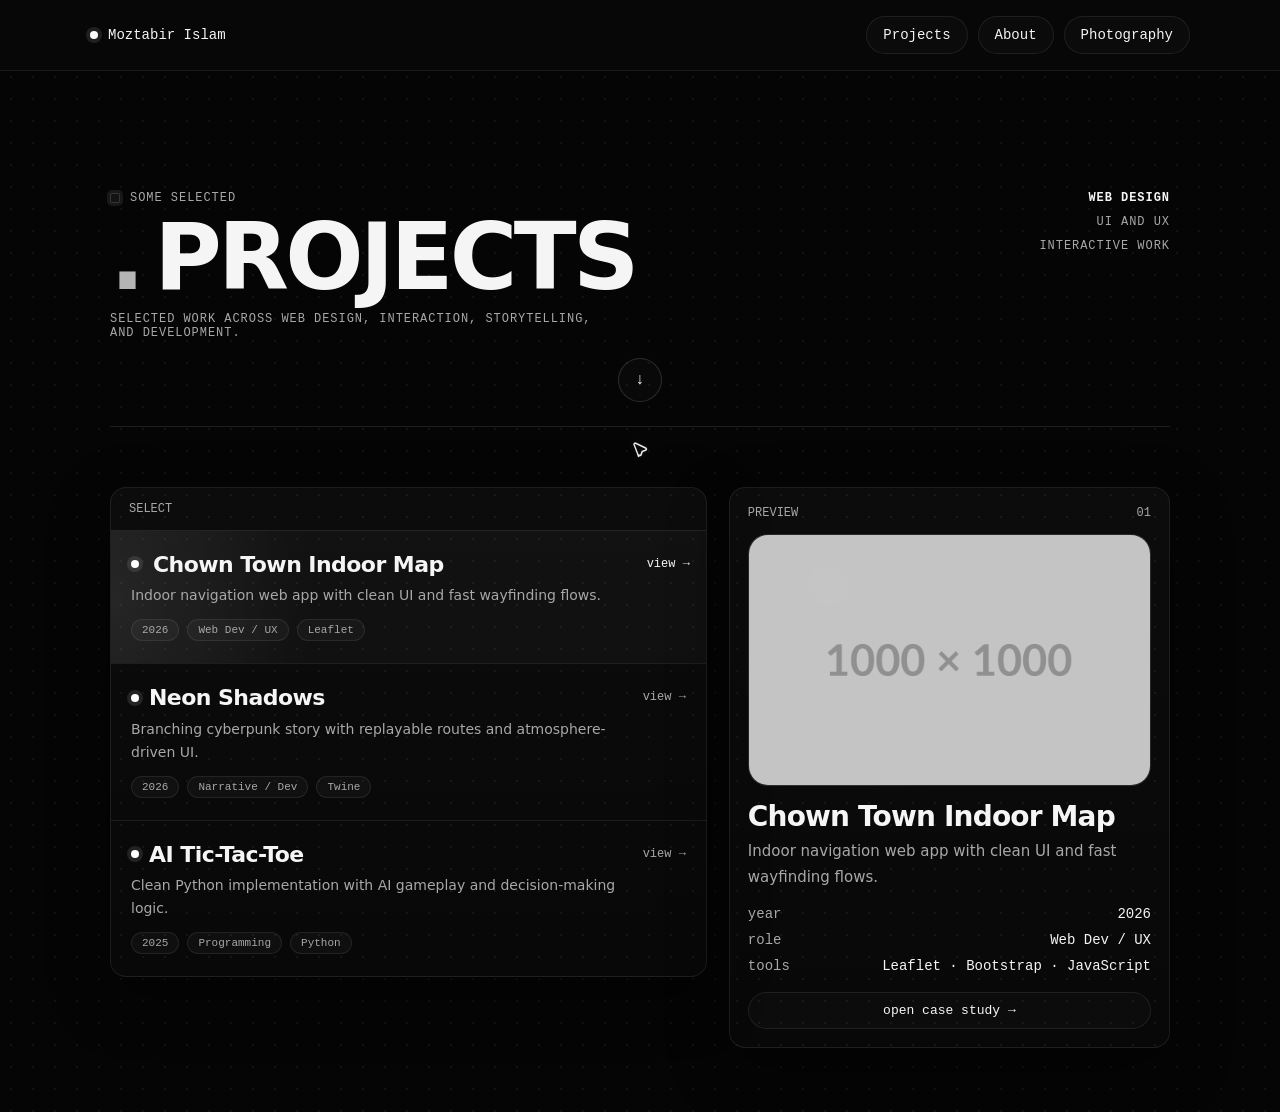
<file: projects.html>
<!doctype html>
<html lang="en" class="noise">
<head>
  <meta charset="utf-8" />
  <meta name="viewport" content="width=device-width, initial-scale=1" />
  <title>Projects — Moztabir Islam</title>

  <style>
    :root{
      --bg:#050505;
      --bg-soft:#0d0d0d;
      --panel:#121212;
      --panel-2:#181818;
      --text:#f5f5f5;
      --muted:#a8a8a8;
      --soft:#7a7a7a;
      --line:rgba(255,255,255,.08);
      --line-strong:rgba(255,255,255,.18);
      --accent:#ffffff;
      --radius:20px;
      --radius-lg:28px;
      --shadow:0 20px 60px rgba(0,0,0,.45);
      --ease:cubic-bezier(.22,1,.36,1);
    }

    *{ box-sizing:border-box; }
    html,body{ margin:0; padding:0; }
    html{ scroll-behavior:smooth; }

    body{
      min-height:100vh;
      background:
        radial-gradient(circle at 20% 0%, rgba(255,255,255,.05), transparent 25%),
        radial-gradient(circle at 85% 10%, rgba(255,255,255,.04), transparent 20%),
        linear-gradient(180deg,#040404 0%,#0b0b0b 100%);
      color:var(--text);
      font-family:Inter, ui-sans-serif, system-ui, -apple-system, BlinkMacSystemFont, "Segoe UI", sans-serif;
      -webkit-font-smoothing:antialiased;
      text-rendering:optimizeLegibility;
    }

    .mono{
      font-family:ui-monospace,SFMono-Regular,Menlo,Monaco,Consolas,"Liberation Mono","Courier New",monospace;
    }

    a{ color:inherit; text-decoration:none; }
    img{ display:block; max-width:100%; }

    .noise{
      background-color:var(--bg);
      background-image:radial-gradient(rgba(255,255,255,.05) 1px, transparent 1px);
      background-size:22px 22px;
    }

    .container{
      max-width:1180px;
      margin:0 auto;
      padding:0 20px;
    }

    .muted{ color:var(--muted); }
    .soft{ color:var(--soft); }

    .dot{
      width:8px;
      height:8px;
      border-radius:999px;
      background:var(--accent);
      box-shadow:0 0 0 4px rgba(255,255,255,.10);
      flex:0 0 auto;
    }

    .badge{
      border:1px solid var(--line);
      border-radius:999px;
      padding:4px 10px;
      font-size:11px;
      color:var(--muted);
      background:rgba(255,255,255,.03);
      white-space:nowrap;
    }

    .btn{
      display:inline-flex;
      align-items:center;
      justify-content:center;
      gap:8px;
      padding:11px 16px;
      border-radius:999px;
      border:1px solid var(--line);
      background:rgba(255,255,255,.02);
      color:var(--text);
      font-size:13px;
      transition:
        transform .25s var(--ease),
        border-color .25s var(--ease),
        background .25s var(--ease),
        box-shadow .25s var(--ease);
    }

    .btn:hover{
      transform:translateY(-2px);
      border-color:var(--line-strong);
      background:rgba(255,255,255,.05);
      box-shadow:0 12px 30px rgba(0,0,0,.22);
    }

    header{
      position:sticky;
      top:0;
      z-index:1000;
      backdrop-filter:blur(14px);
      background:rgba(8,8,8,.74);
      border-bottom:1px solid var(--line);
    }

    .nav{
      display:flex;
      align-items:center;
      justify-content:space-between;
      gap:16px;
      padding:16px 0;
    }

    .nav-right{
      display:flex;
      gap:10px;
      flex-wrap:wrap;
    }

    .section{
      padding:56px 0 88px;
    }

    .card{
      border:1px solid var(--line);
      border-radius:24px;
      background:linear-gradient(180deg, rgba(255,255,255,.03), rgba(255,255,255,.015));
      box-shadow:var(--shadow);
    }

    /* heading */
    .nos-head{
      padding:20px 0 30px;
    }

    .nos-head-grid{
      display:grid;
      gap:16px;
      align-items:start;
    }

    @media (min-width:900px){
      .nos-head-grid{
        grid-template-columns:1fr auto;
      }
    }

    .nos-kicker{
      display:flex;
      align-items:center;
      gap:10px;
      letter-spacing:.08em;
      text-transform:uppercase;
      font-size:12px;
      color:var(--muted);
    }

    .kdot{
      width:10px;
      height:10px;
      border-radius:2px;
      background:rgba(255,255,255,.06);
      border:1px solid rgba(255,255,255,.14);
      box-shadow:0 0 0 3px rgba(255,255,255,.08);
    }

    .nos-title{
      margin-top:10px;
      font-weight:800;
      letter-spacing:-.045em;
      line-height:.92;
      font-size:clamp(46px, 7.5vw, 120px);
    }

    .lead-dot{
      opacity:.7;
      margin-right:.14em;
    }

    .nos-sub{
      margin-top:12px;
      font-size:12px;
      letter-spacing:.08em;
      text-transform:uppercase;
      color:var(--muted);
      max-width:70ch;
    }

    .nos-side{
      display:flex;
      flex-direction:column;
      gap:10px;
      text-align:left;
    }

    @media (min-width:900px){
      .nos-side{ text-align:right; }
    }

    .nos-side .tag{
      font-size:12px;
      letter-spacing:.08em;
      text-transform:uppercase;
      color:var(--muted);
    }

    .nos-side .tag strong{
      color:var(--text);
      font-weight:600;
    }

    .nos-down{
      display:flex;
      justify-content:center;
      padding:20px 0 0;
    }

    .down-btn{
      width:46px;
      height:46px;
      display:grid;
      place-items:center;
      border-radius:999px;
      border:1px solid rgba(255,255,255,.14);
      background:rgba(255,255,255,.02);
      transition:transform .25s var(--ease), border-color .25s var(--ease), background .25s var(--ease);
    }

    .down-btn:hover{
      transform:translateY(-2px);
      border-color:rgba(255,255,255,.28);
      background:rgba(255,255,255,.05);
    }

    .nos-divider{
      margin-top:24px;
      border-top:1px solid rgba(255,255,255,.10);
    }

    /* main grid */
    .projects-layout{
      display:grid;
      gap:22px;
      margin-top:26px;
      align-items:start;
    }

    @media (min-width:980px){
      .projects-layout{
        grid-template-columns:1.15fr .85fr;
      }
    }

    /* list side */
    .list-card{
      overflow:hidden;
    }

    .list-head{
      font-size:12px;
      padding:14px 18px;
      border-bottom:1px solid rgba(255,255,255,.10);
    }

    .project-list{
      display:grid;
    }

    .projRow{
      position:relative;
      display:block;
      padding:22px 20px;
      border-top:1px solid rgba(255,255,255,.08);
      transition:
        background .28s var(--ease),
        transform .28s var(--ease),
        border-color .28s var(--ease);
      isolation:isolate;
    }

    .projRow:first-child{
      border-top:none;
    }

    .projRow::before{
      content:"";
      position:absolute;
      inset:0;
      background:
        linear-gradient(90deg, rgba(255,255,255,.04), transparent 35%),
        radial-gradient(circle at left center, rgba(255,255,255,.05), transparent 32%);
      opacity:0;
      transition:opacity .3s var(--ease);
      z-index:0;
      pointer-events:none;
    }

    .projRow:hover::before,
    .projRow.is-active::before{
      opacity:1;
    }

    .projRow:hover,
    .projRow.is-active{
      background:rgba(255,255,255,.025);
    }

    .projRow-inner{
      position:relative;
      z-index:1;
      display:flex;
      justify-content:space-between;
      gap:16px;
      align-items:flex-start;
    }

    .projMain{
      min-width:0;
    }

    .projTop{
      display:flex;
      align-items:center;
      gap:10px;
      min-width:0;
    }

    .projTitle{
      font-size:clamp(18px, 2vw, 22px);
      font-weight:650;
      line-height:1.06;
      letter-spacing:-.025em;
      transition:transform .28s var(--ease), opacity .28s var(--ease);
    }

    .projRow:hover .projTitle,
    .projRow.is-active .projTitle{
      transform:translateX(4px);
    }

    .projDesc{
      margin-top:8px;
      line-height:1.65;
      max-width:58ch;
      font-size:14px;
    }

    .projMeta{
      margin-top:12px;
      display:flex;
      flex-wrap:wrap;
      gap:8px;
    }

    .projView{
      font-size:12px;
      white-space:nowrap;
      padding-top:4px;
      transition:transform .28s var(--ease), color .28s var(--ease);
    }

    .projRow:hover .projView,
    .projRow.is-active .projView{
      transform:translateX(4px);
      color:var(--text);
    }

    /* preview side */
    .preview-wrap{
      position:relative;
    }

    @media (min-width:980px){
      .preview-wrap{
        position:sticky;
        top:92px;
      }
    }

    .preview-card{
      padding:18px;
      overflow:hidden;
    }

    .preview-top{
      display:flex;
      justify-content:space-between;
      align-items:center;
      gap:12px;
    }

    .preview-img-wrap{
      margin-top:14px;
      position:relative;
      border-radius:20px;
      overflow:hidden;
      border:1px solid rgba(255,255,255,.10);
      background:
        radial-gradient(circle at 20% 20%, rgba(255,255,255,.05), transparent 30%),
        linear-gradient(180deg, rgba(255,255,255,.03), rgba(255,255,255,.015));
      aspect-ratio: 16 / 10;
    }

    .preview-img{
      width:100%;
      height:100%;
      object-fit:cover;
      opacity:.96;
      transform:scale(1.02);
    }

    .preview-shine{
      position:absolute;
      inset:-20%;
      background:linear-gradient(
        115deg,
        transparent 35%,
        rgba(255,255,255,.12) 50%,
        transparent 65%
      );
      transform:translateX(-140%) rotate(8deg);
      pointer-events:none;
      opacity:.8;
    }

    .preview-copy{
      margin-top:16px;
    }

    .preview-title{
      font-size:28px;
      font-weight:650;
      line-height:1.05;
      letter-spacing:-.03em;
      margin:0;
    }

    .preview-tagline{
      margin-top:8px;
      line-height:1.7;
      font-size:15px;
    }

    .preview-meta{
      margin-top:16px;
      font-size:14px;
      display:grid;
      gap:10px;
    }

    .preview-meta-row{
      display:flex;
      justify-content:space-between;
      gap:14px;
      align-items:flex-start;
    }

    .preview-meta-row span:last-child{
      text-align:right;
    }

    .preview-link{
      margin-top:18px;
      width:100%;
    }

    /* animated reveal helpers */
    .reveal-up{
      opacity:0;
      transform:translateY(26px);
    }

    /* mobile */
    @media (max-width:979px){
      .section{
        padding:40px 0 70px;
      }

      .preview-title{
        font-size:24px;
      }
    }

    @media (max-width:640px){
      .container{
        padding:0 14px;
      }

      .nav{
        padding:14px 0;
        align-items:flex-start;
      }

      .nav-right{
        justify-content:flex-end;
      }

      .btn{
        padding:10px 14px;
        font-size:12px;
      }

      .projRow{
        padding:18px 16px;
      }

      .preview-card{
        padding:16px;
      }

      .preview-title{
        font-size:22px;
      }

      .nos-title{
        font-size:clamp(34px, 13vw, 58px);
      }
    }
  </style>
</head>
<body class="noise">
  <header>
    <div class="container nav">
      <a href="index.html" class="mono" style="display:flex;align-items:center;gap:10px;">
        <span class="dot"></span> Moztabir Islam
      </a>

      <div class="nav-right mono">
        <a class="btn" href="projects.html">Projects</a>
        <a class="btn" href="about.html">About</a>
        <a class="btn" href="photo.html">Photography</a>
      </div>
    </div>
  </header>

  <main class="container">
    <section class="section">
      <div class="nos-head reveal-up">
        <div class="nos-head-grid">
          <div>
            <div class="nos-kicker mono">
              <span class="kdot"></span>
              <span>SOME SELECTED</span>
            </div>

            <div class="nos-title">
              <span class="lead-dot">.</span>PROJECTS
            </div>

            <div class="nos-sub mono">
              Selected work across web design, interaction, storytelling, and development.
            </div>
          </div>

          <div class="nos-side mono">
            <div class="tag"><strong>WEB DESIGN</strong></div>
            <div class="tag">UI AND UX</div>
            <div class="tag">INTERACTIVE WORK</div>
          </div>
        </div>

        <div class="nos-down">
          <a class="down-btn mono" aria-label="scroll down" href="#list">↓</a>
        </div>

        <div class="nos-divider"></div>
      </div>

      <div class="projects-layout" id="list">
        <!-- LEFT -->
        <div class="card list-card reveal-up">
          <div class="mono muted list-head">SELECT</div>

          <div class="project-list" id="projectList">
            <a class="projRow is-active"
              href="projects/p1.html"
              data-index="01"
              data-title="Chown Town Indoor Map"
              data-tagline="Indoor navigation web app with clean UI and fast wayfinding flows."
              data-year="2026"
              data-role="Web Dev / UX"
              data-tools="Leaflet · Bootstrap · JavaScript"
              data-thumb="assets/img/projects/pp1.png">

              <div class="projRow-inner">
                <div class="projMain">
                  <div class="projTop">
                    <span class="dot"></span>
                    <div class="projTitle">Chown Town Indoor Map</div>
                  </div>

                  <div class="projDesc muted">
                    Indoor navigation web app with clean UI and fast wayfinding flows.
                  </div>

                  <div class="projMeta">
                    <span class="badge mono">2026</span>
                    <span class="badge mono">Web Dev / UX</span>
                    <span class="badge mono">Leaflet</span>
                  </div>
                </div>

                <div class="projView mono muted">view →</div>
              </div>
            </a>

            <a class="projRow"
              href="projects/p2.html"
              data-index="02"
              data-title="Neon Shadows"
              data-tagline="Branching cyberpunk story with replayable routes and atmosphere-driven UI."
              data-year="2026"
              data-role="Narrative / Dev"
              data-tools="Twine · Branching Logic"
              data-thumb="assets/img/projects/pp1.png">

              <div class="projRow-inner">
                <div class="projMain">
                  <div class="projTop">
                    <span class="dot"></span>
                    <div class="projTitle">Neon Shadows</div>
                  </div>

                  <div class="projDesc muted">
                    Branching cyberpunk story with replayable routes and atmosphere-driven UI.
                  </div>

                  <div class="projMeta">
                    <span class="badge mono">2026</span>
                    <span class="badge mono">Narrative / Dev</span>
                    <span class="badge mono">Twine</span>
                  </div>
                </div>

                <div class="projView mono muted">view →</div>
              </div>
            </a>

            <a class="projRow"
              href="projects/ai-tic-tac-toe.html"
              data-index="03"
              data-title="AI Tic-Tac-Toe"
              data-tagline="Clean Python implementation with AI gameplay and decision-making logic."
              data-year="2025"
              data-role="Programming"
              data-tools="Python · Algorithms"
              data-thumb="assets/img/projects/pp1.png">

              <div class="projRow-inner">
                <div class="projMain">
                  <div class="projTop">
                    <span class="dot"></span>
                    <div class="projTitle">AI Tic-Tac-Toe</div>
                  </div>

                  <div class="projDesc muted">
                    Clean Python implementation with AI gameplay and decision-making logic.
                  </div>

                  <div class="projMeta">
                    <span class="badge mono">2025</span>
                    <span class="badge mono">Programming</span>
                    <span class="badge mono">Python</span>
                  </div>
                </div>

                <div class="projView mono muted">view →</div>
              </div>
            </a>
          </div>
        </div>

        <!-- RIGHT -->
        <aside class="preview-wrap reveal-up">
          <div class="card preview-card" id="previewCard">
            <div class="preview-top">
              <div class="mono muted" style="font-size:12px;">PREVIEW</div>
              <div class="mono muted" style="font-size:12px;" id="pvIndex">01</div>
            </div>

            <div class="preview-img-wrap">
              <img id="pvImg" class="preview-img" src="assets/img/projects/pp1.png" alt="Project preview image">
              <div class="preview-shine" id="pvShine" aria-hidden="true"></div>
            </div>

            <div class="preview-copy">
              <h2 id="pvTitle" class="preview-title">Chown Town Indoor Map</h2>

              <p id="pvTagline" class="preview-tagline muted">
                Indoor navigation web app with clean UI and fast wayfinding flows.
              </p>

              <div class="preview-meta mono">
                <div class="preview-meta-row">
                  <span class="muted">year</span>
                  <span id="pvYear">2026</span>
                </div>

                <div class="preview-meta-row">
                  <span class="muted">role</span>
                  <span id="pvRole">Web Dev / UX</span>
                </div>

                <div class="preview-meta-row">
                  <span class="muted">tools</span>
                  <span id="pvTools">Leaflet · Bootstrap · JavaScript</span>
                </div>
              </div>

              <a id="pvLink" class="btn mono preview-link" href="projects/chown-town.html">
                open case study →
              </a>
            </div>
          </div>
        </aside>
      </div>
    </section>
  </main>

  <script src="https://cdn.jsdelivr.net/npm/gsap@3.12.5/dist/gsap.min.js"></script>

  <script>
    const projectRows = [...document.querySelectorAll(".projRow")];

    const pvIndex = document.getElementById("pvIndex");
    const pvImg = document.getElementById("pvImg");
    const pvTitle = document.getElementById("pvTitle");
    const pvTagline = document.getElementById("pvTagline");
    const pvYear = document.getElementById("pvYear");
    const pvRole = document.getElementById("pvRole");
    const pvTools = document.getElementById("pvTools");
    const pvLink = document.getElementById("pvLink");
    const pvShine = document.getElementById("pvShine");
    const previewCard = document.getElementById("previewCard");

    function updatePreview(row) {
      const data = {
        index: row.dataset.index || "01",
        title: row.dataset.title || "",
        tagline: row.dataset.tagline || "",
        year: row.dataset.year || "",
        role: row.dataset.role || "",
        tools: row.dataset.tools || "",
        thumb: row.dataset.thumb || "",
        href: row.getAttribute("href") || "#"
      };

      projectRows.forEach(item => item.classList.remove("is-active"));
      row.classList.add("is-active");

      const tl = gsap.timeline({ defaults: { ease: "power2.out" } });

      tl.to([pvImg, pvTitle, pvTagline, pvYear, pvRole, pvTools, pvIndex], {
        opacity: 0,
        y: 12,
        duration: 0.18,
        stagger: 0.018
      });

      tl.add(() => {
        pvIndex.textContent = data.index;
        pvImg.src = data.thumb;
        pvTitle.textContent = data.title;
        pvTagline.textContent = data.tagline;
        pvYear.textContent = data.year;
        pvRole.textContent = data.role;
        pvTools.textContent = data.tools;
        pvLink.href = data.href;
        pvImg.alt = data.title + " preview";
      });

      tl.fromTo(pvImg,
        { scale: 1.08, opacity: 0 },
        { scale: 1.02, opacity: 1, duration: 0.45 },
        "-=0.02"
      );

      tl.fromTo([pvTitle, pvTagline, pvYear, pvRole, pvTools, pvIndex],
        { y: 14, opacity: 0 },
        { y: 0, opacity: 1, duration: 0.34, stagger: 0.03 },
        "-=0.28"
      );

      tl.fromTo(pvShine,
        { xPercent: -140 },
        { xPercent: 140, duration: 0.8, ease: "power2.out" },
        "-=0.45"
      );
    }

    projectRows.forEach((row) => {
      row.addEventListener("mouseenter", () => updatePreview(row));
      row.addEventListener("focus", () => updatePreview(row));

      row.addEventListener("mousemove", (e) => {
        const rect = row.getBoundingClientRect();
        const x = e.clientX - rect.left;
        const y = e.clientY - rect.top;

        const rotateY = ((x / rect.width) - 0.5) * 3;
        const rotateX = -((y / rect.height) - 0.5) * 2;

        gsap.to(row, {
          rotateX,
          rotateY,
          transformPerspective: 900,
          transformOrigin: "center center",
          duration: 0.22,
          ease: "power2.out"
        });
      });

      row.addEventListener("mouseleave", () => {
        gsap.to(row, {
          rotateX: 0,
          rotateY: 0,
          duration: 0.35,
          ease: "power3.out"
        });
      });
    });

    // entrance animations
    gsap.to(".reveal-up", {
      opacity: 1,
      y: 0,
      duration: 0.9,
      stagger: 0.12,
      ease: "power3.out"
    });

    gsap.from(".projRow", {
      opacity: 0,
      y: 28,
      duration: 0.7,
      stagger: 0.08,
      delay: 0.22,
      ease: "power3.out"
    });

    // subtle preview hover
    if (previewCard) {
      previewCard.addEventListener("mousemove", (e) => {
        const rect = previewCard.getBoundingClientRect();
        const x = e.clientX - rect.left;
        const y = e.clientY - rect.top;

        const rotateY = ((x / rect.width) - 0.5) * 4;
        const rotateX = -((y / rect.height) - 0.5) * 4;

        gsap.to(previewCard, {
          rotateX,
          rotateY,
          transformPerspective: 1100,
          transformOrigin: "center center",
          duration: 0.25,
          ease: "power2.out"
        });
      });

      previewCard.addEventListener("mouseleave", () => {
        gsap.to(previewCard, {
          rotateX: 0,
          rotateY: 0,
          duration: 0.45,
          ease: "power3.out"
        });
      });
    }
  </script>

  <div class="arrow-cursor" aria-hidden="true">
  <svg viewBox="0 0 24 24" fill="none">
    <path
      d="M5 10.5L17.8 5.6C18.9 5.2 19.9 6.3 19.4 7.3L14.2 18.2C13.7 19.3 12.1 19.2 11.7 18.1L10.4 14.5L6.8 13.2C5.7 12.8 5.6 11 6.7 10.6Z"
      stroke="rgba(255,255,255,.92)"
      stroke-width="1.7"
      stroke-linejoin="round"
    />
  </svg>
</div>

<link rel="stylesheet" href="assets/css/style.css" />
<script src="assets/js/cursor.js"></script>

</body>
</html>
</file>
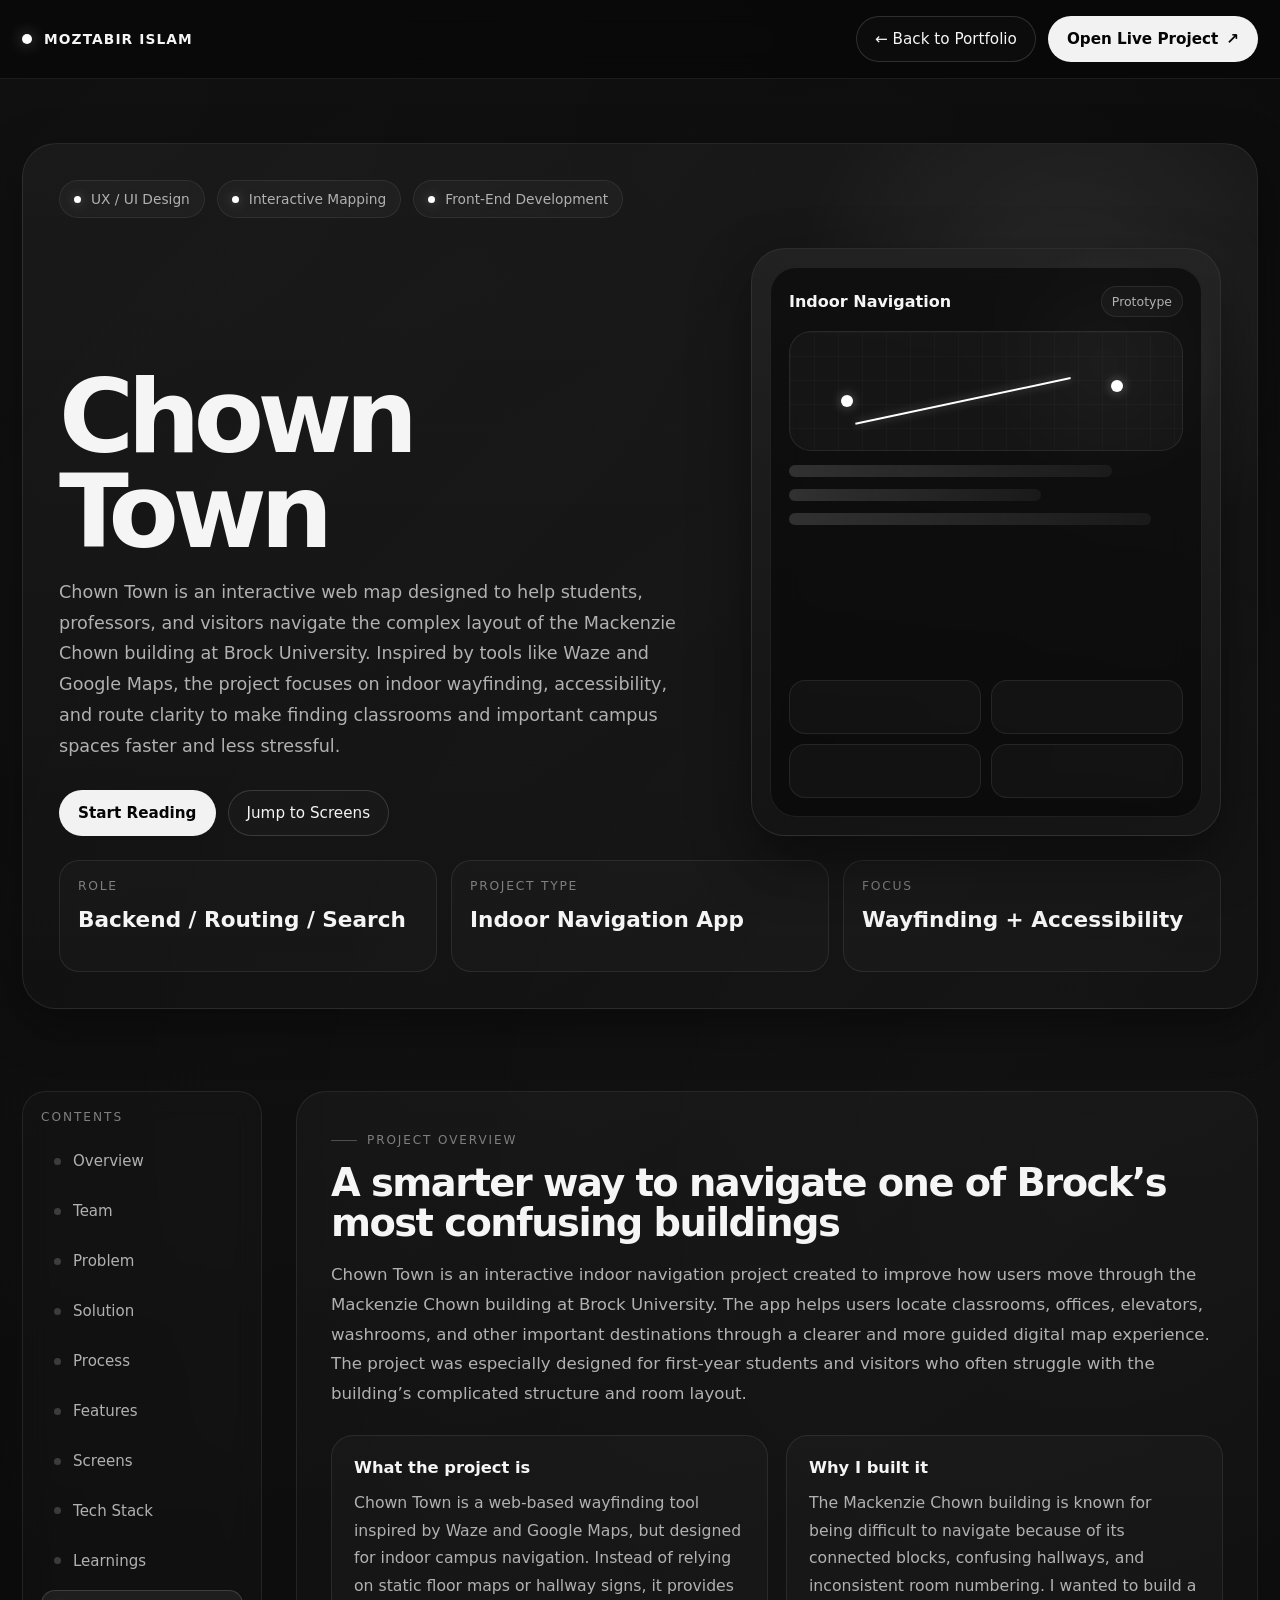
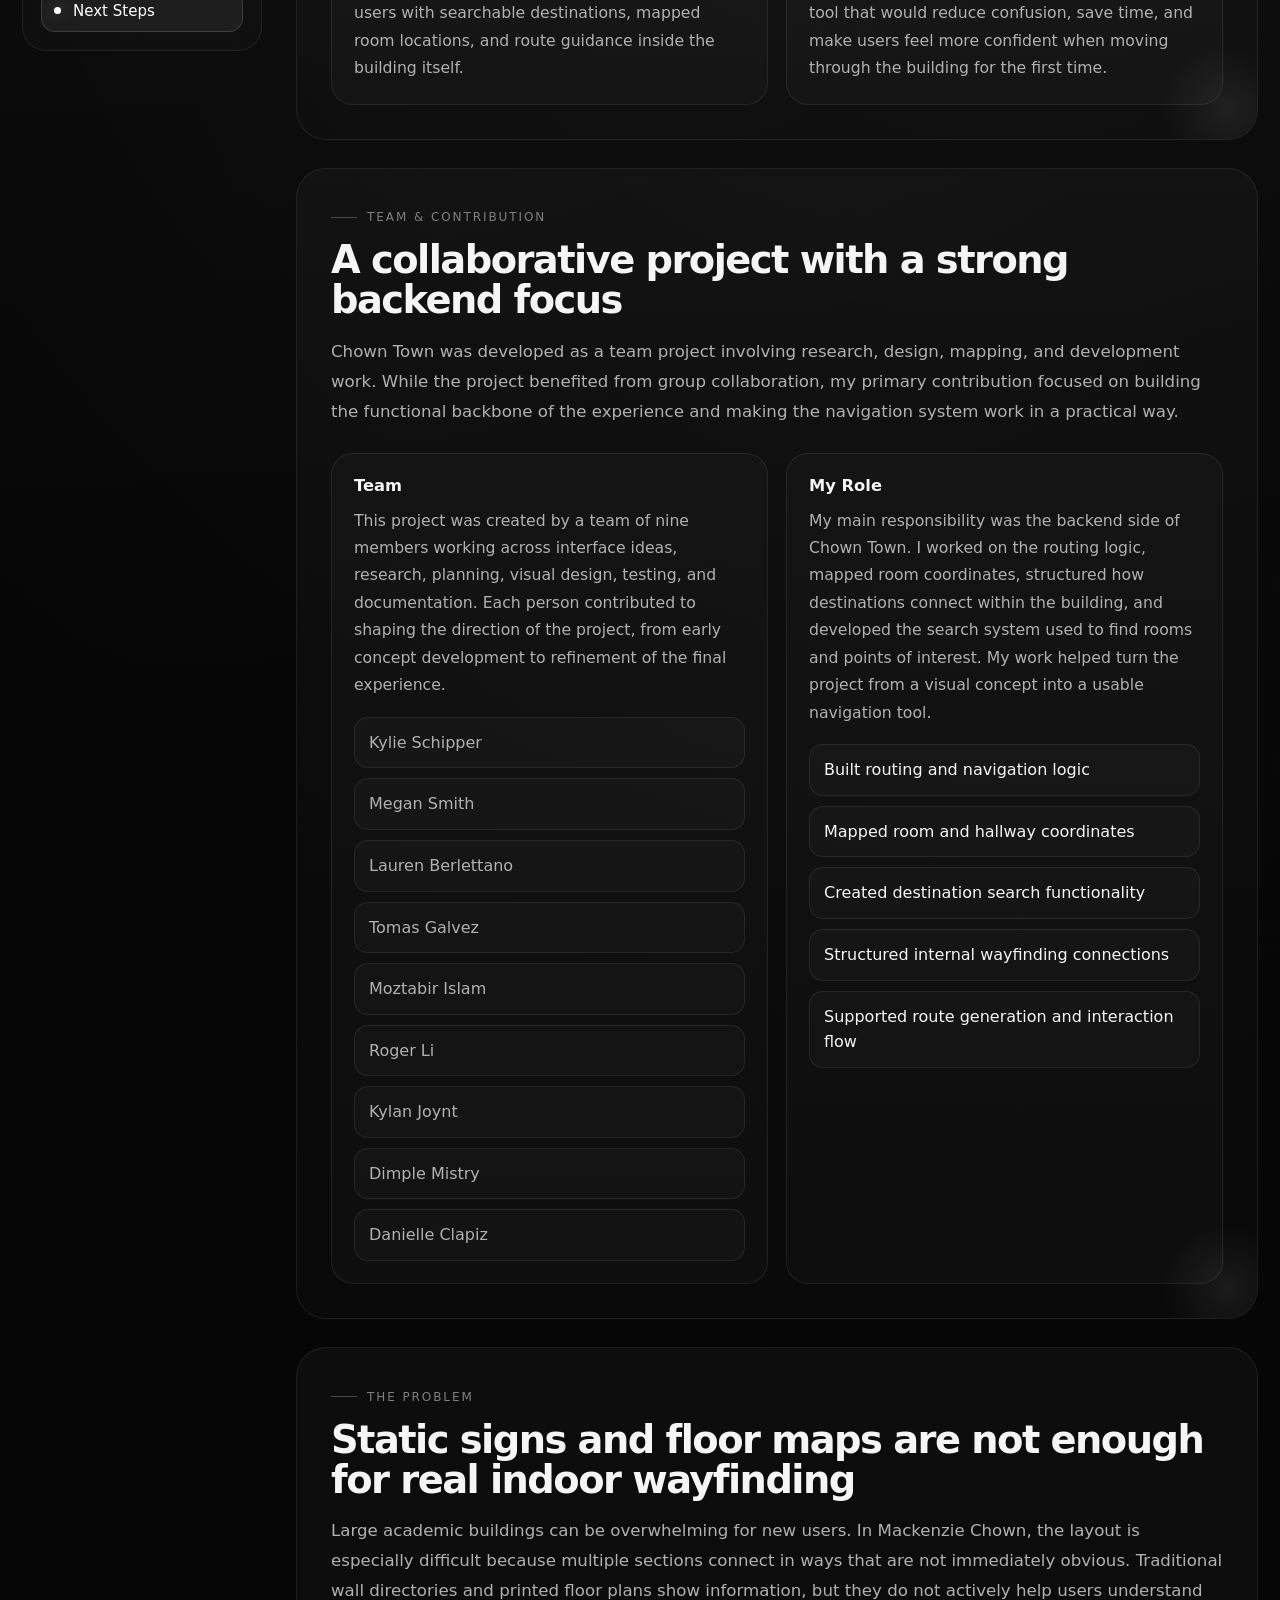
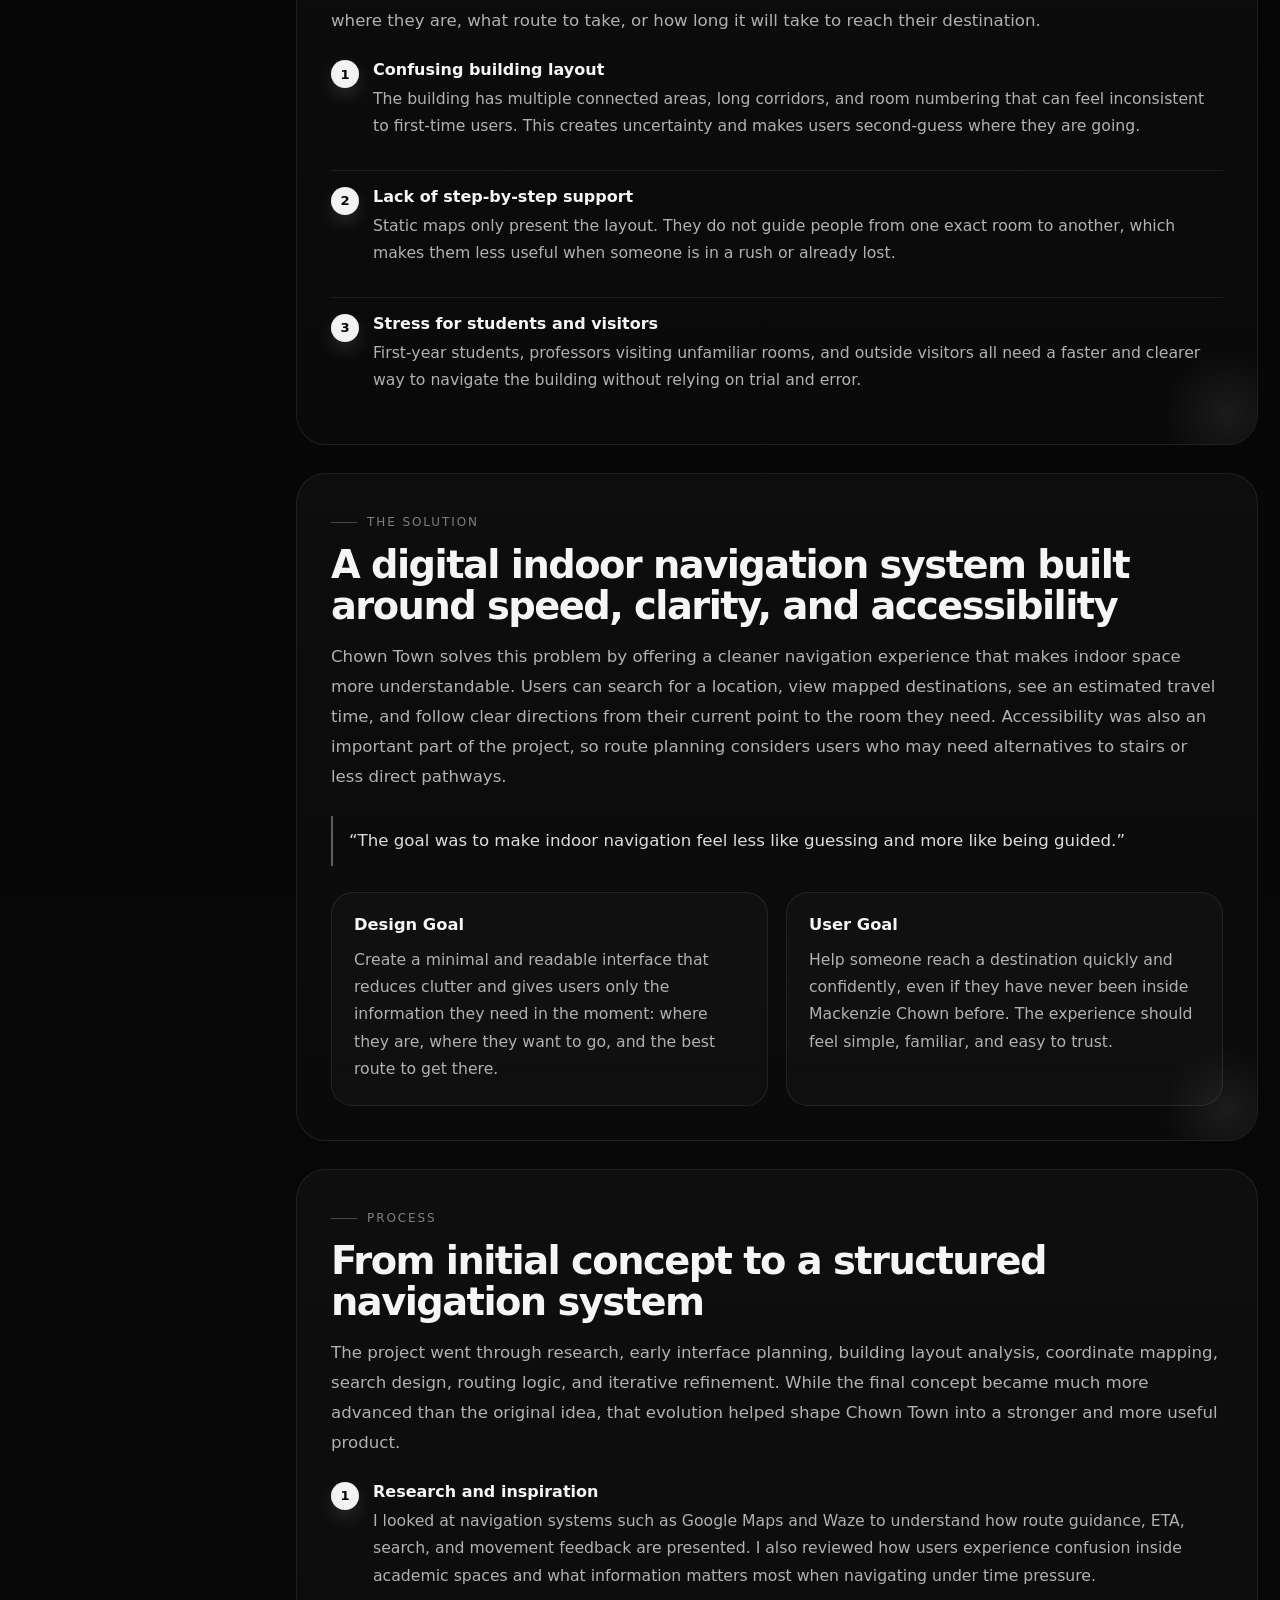
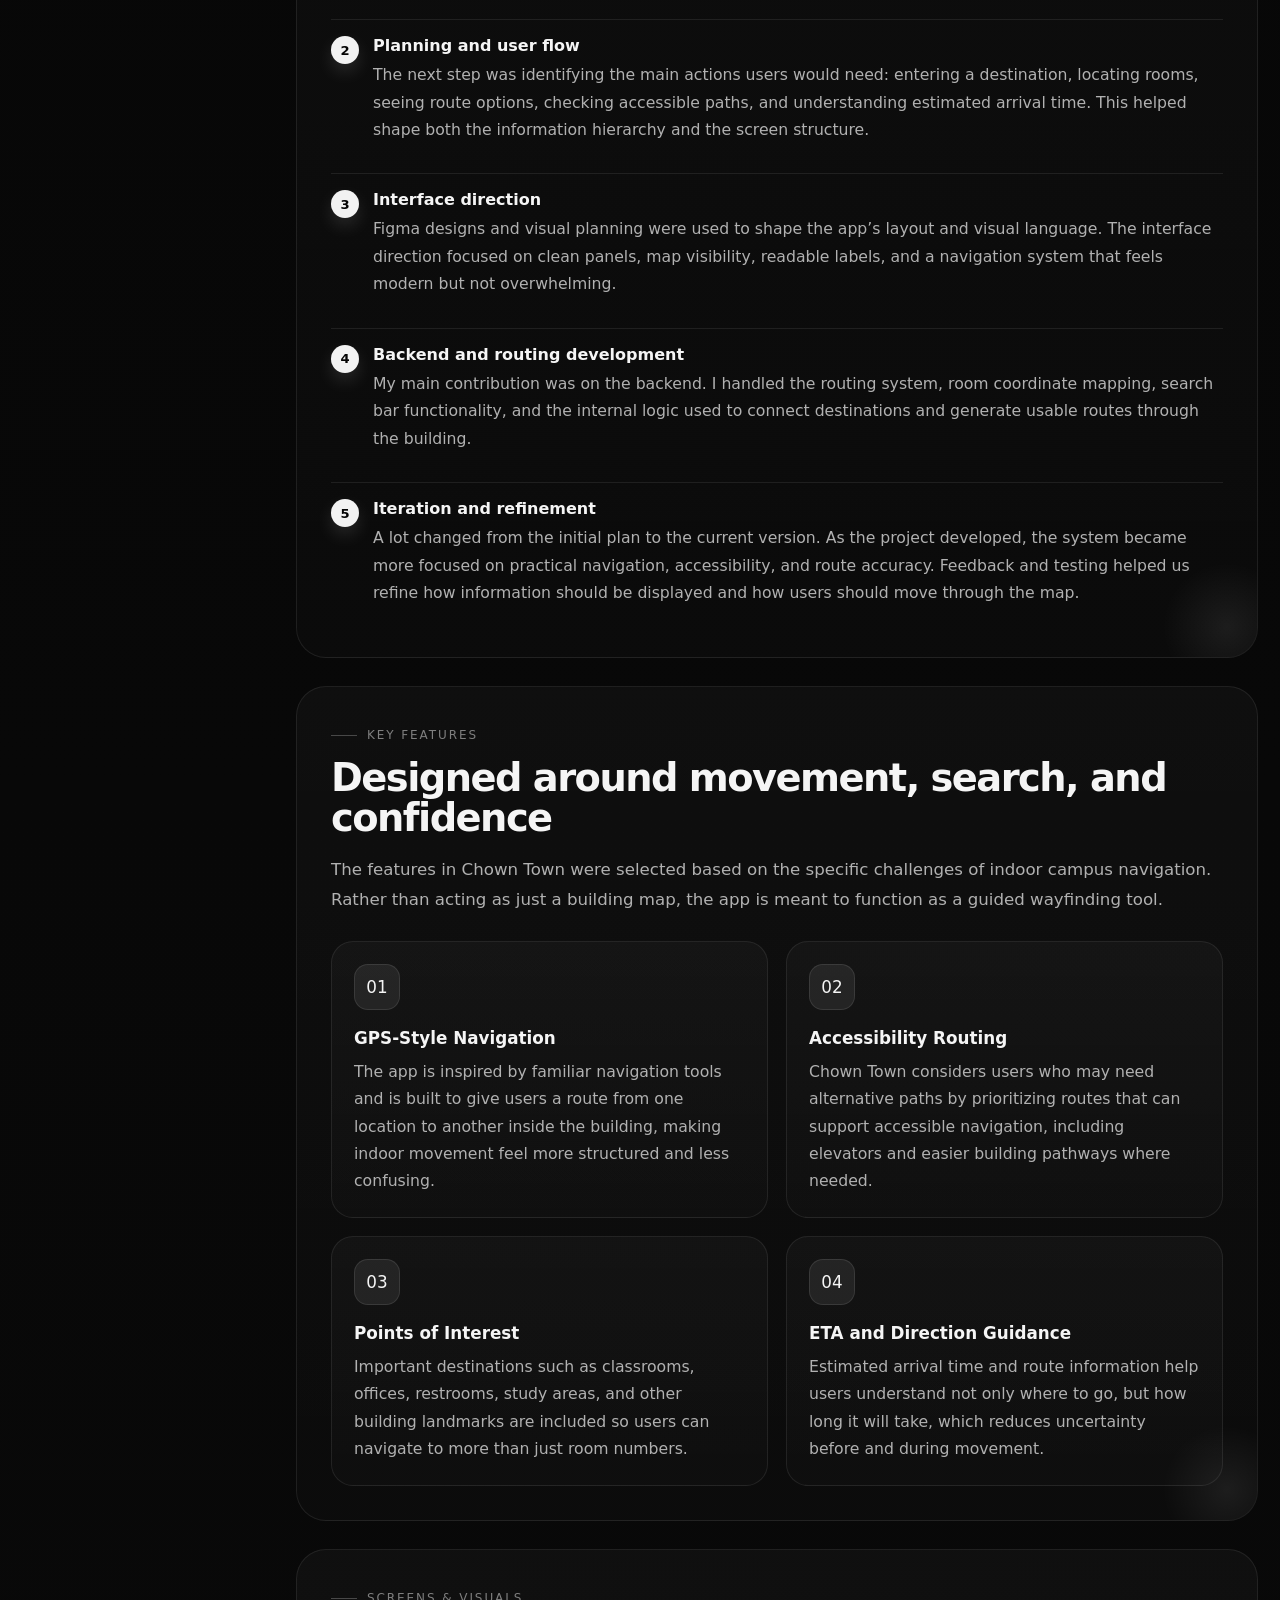
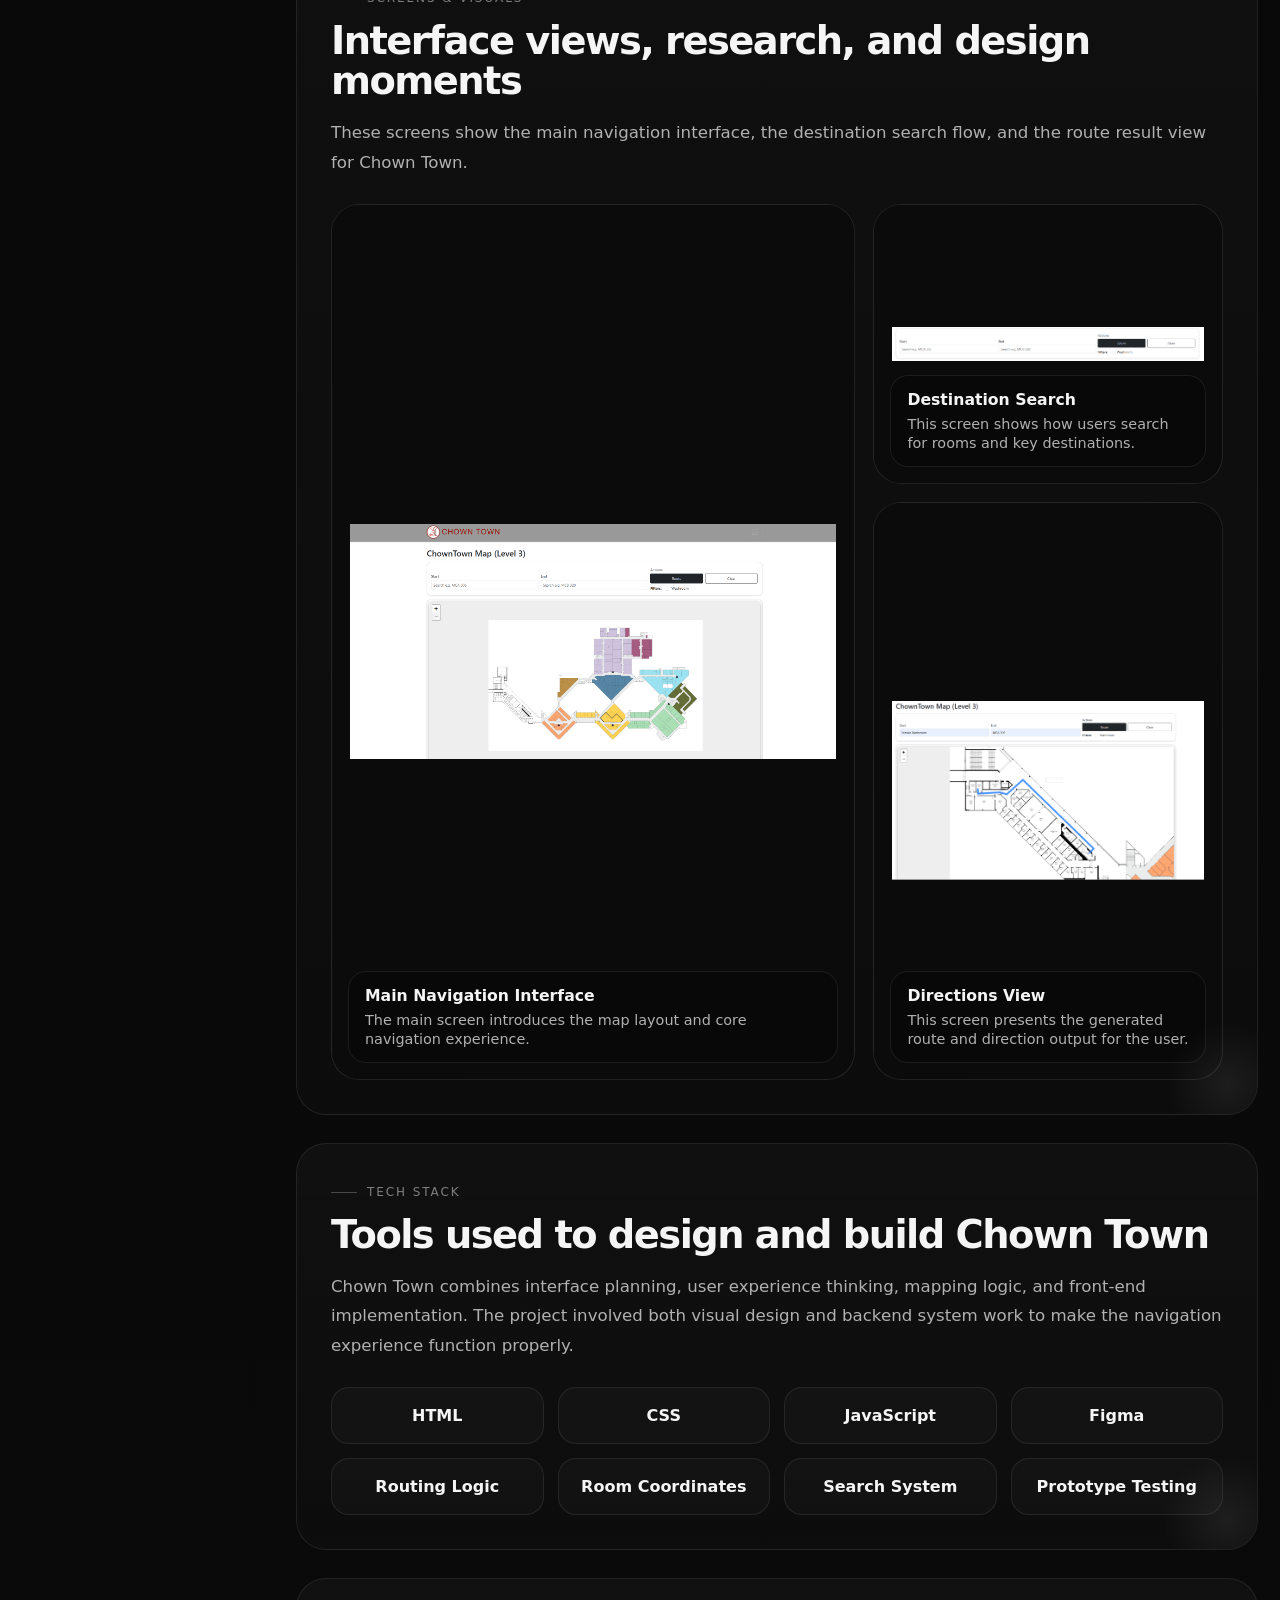
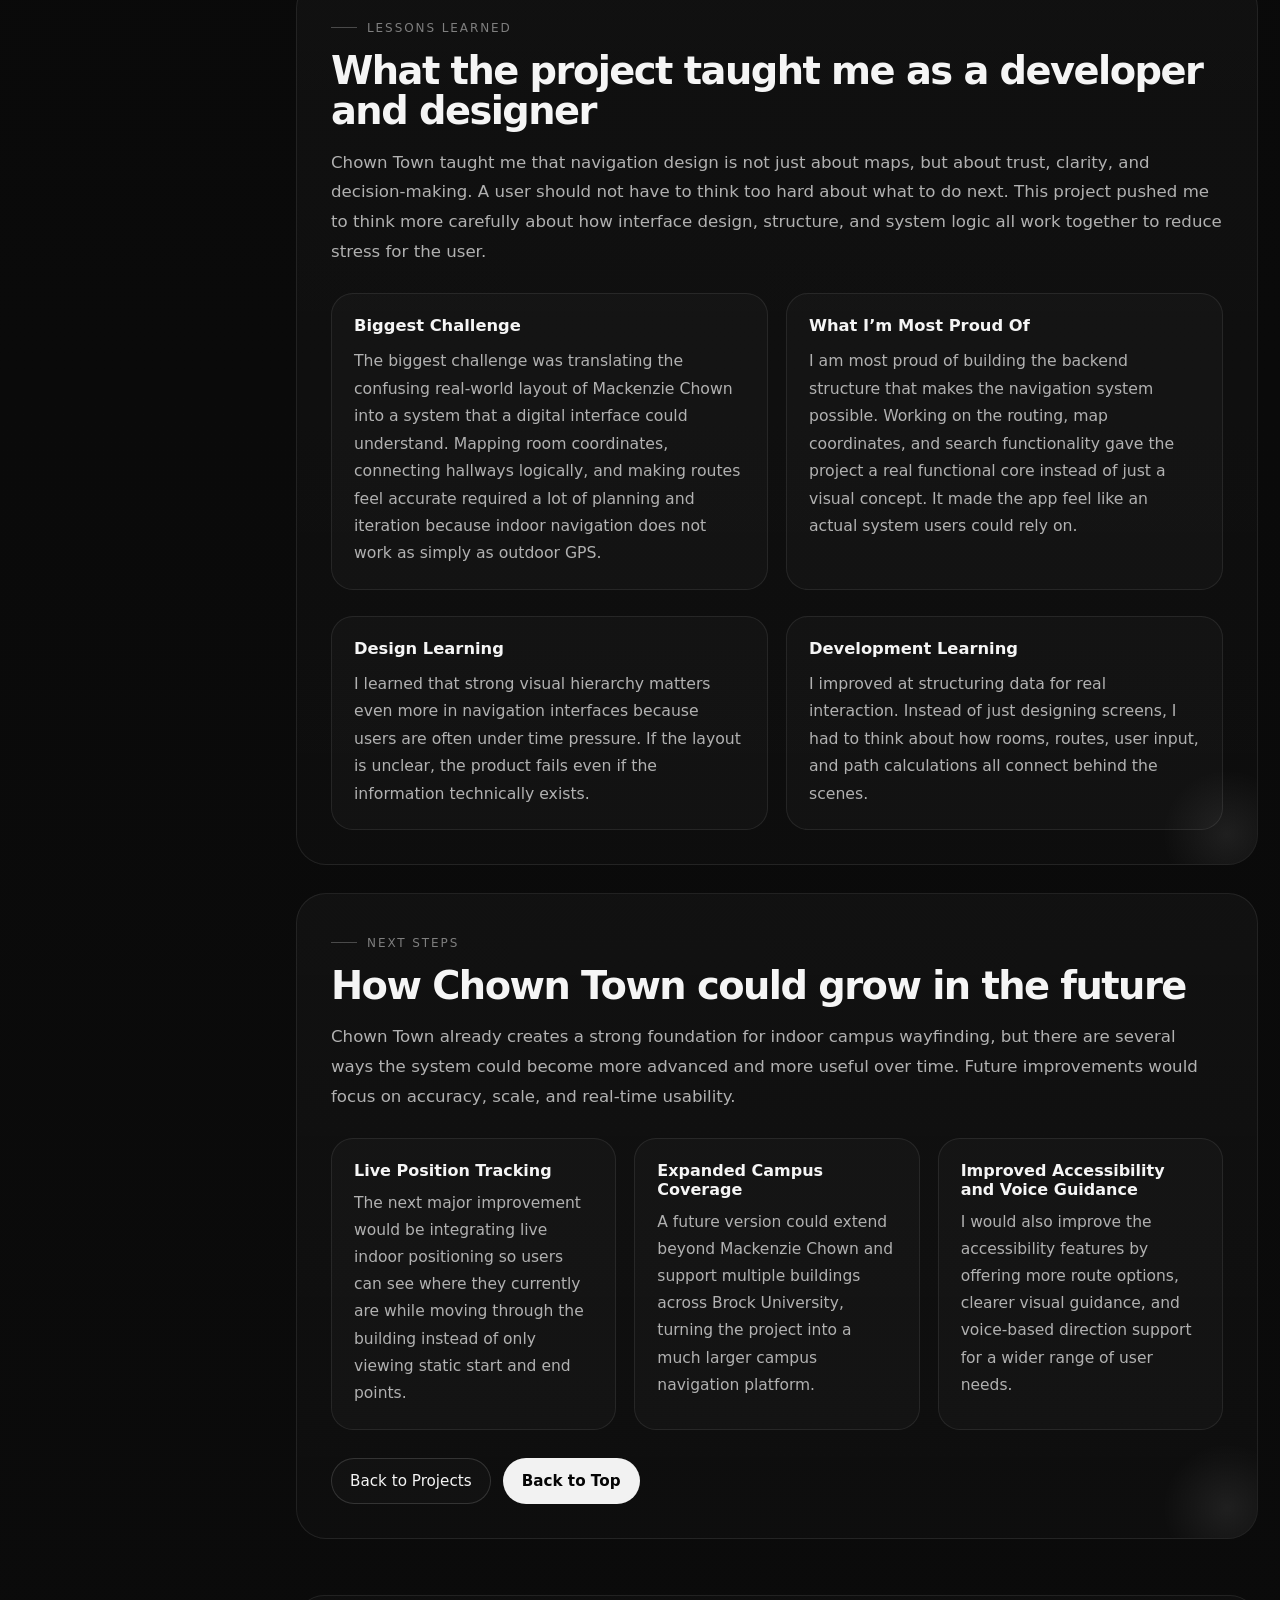
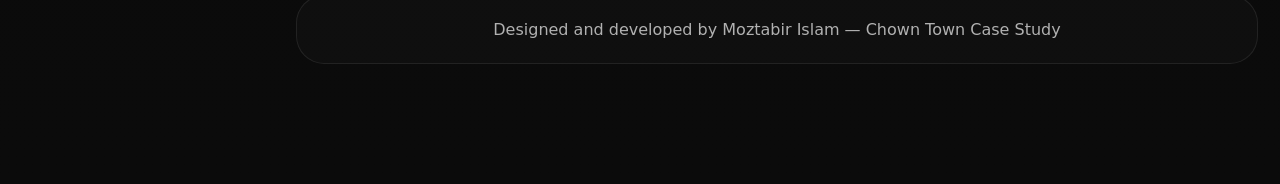
<file: projects/p1.html>
<!DOCTYPE html>
<html lang="en">
<head>
  <meta charset="UTF-8" />
  <meta name="viewport" content="width=device-width, initial-scale=1.0" />
  <title>Chown Town — Case Study</title>

  <style>
    :root{
      --bg:#060606;
      --bg-2:#0d0d0d;
      --panel:#111111;
      --panel-2:#171717;
      --line:rgba(255,255,255,.08);
      --line-2:rgba(255,255,255,.14);
      --text:#f5f5f5;
      --muted:#b1b1b1;
      --soft:#7f7f7f;
      --white:#ffffff;
      --shadow:0 16px 50px rgba(0,0,0,.38);
      --radius:24px;
      --radius-sm:16px;
      --max:1320px;
      --nav-w:240px;
      --ease:cubic-bezier(.22,1,.36,1);
    }

    *{
      margin:0;
      padding:0;
      box-sizing:border-box;
    }

    html{
      scroll-behavior:smooth;
    }

    body{
      font-family: Inter, ui-sans-serif, system-ui, -apple-system, BlinkMacSystemFont, "Segoe UI", sans-serif;
      background:
        radial-gradient(circle at top left, rgba(255,255,255,.05), transparent 24%),
        radial-gradient(circle at 85% 12%, rgba(255,255,255,.035), transparent 18%),
        linear-gradient(180deg, #040404 0%, #0b0b0b 100%);
      color:var(--text);
      min-height:100vh;
      overflow-x:hidden;
    }

    a{
      color:inherit;
      text-decoration:none;
    }

    img{
      max-width:100%;
      display:block;
    }

    ul{
      list-style:none;
    }

    .grid-overlay{
      position:fixed;
      inset:0;
      pointer-events:none;
      opacity:.07;
      background-image:
        linear-gradient(rgba(255,255,255,.05) 1px, transparent 1px),
        linear-gradient(90deg, rgba(255,255,255,.05) 1px, transparent 1px);
      background-size:30px 30px;
      mask-image:linear-gradient(to bottom, rgba(0,0,0,.95), rgba(0,0,0,.2));
      z-index:0;
    }

    .loader{
      position:fixed;
      inset:0;
      z-index:9999;
      background:#030303;
      display:flex;
      align-items:center;
      justify-content:center;
      flex-direction:column;
      gap:18px;
      transition:opacity .7s var(--ease), visibility .7s var(--ease);
    }

    .loader.hide{
      opacity:0;
      visibility:hidden;
    }

    .loader-mark{
      display:flex;
      align-items:center;
      gap:14px;
      font-size:.9rem;
      letter-spacing:.18em;
      text-transform:uppercase;
      color:var(--white);
    }

    .loader-dot{
      width:12px;
      height:12px;
      border-radius:50%;
      background:#fff;
      box-shadow:0 0 16px rgba(255,255,255,.45);
      animation:pulse 1.1s infinite ease-in-out;
    }

    .loader-line{
      width:200px;
      height:1px;
      background:rgba(255,255,255,.12);
      overflow:hidden;
      position:relative;
      border-radius:999px;
    }

    .loader-line::after{
      content:"";
      position:absolute;
      inset:0;
      width:38%;
      background:linear-gradient(90deg, transparent, rgba(255,255,255,.85), transparent);
      animation:scan 1.6s infinite linear;
    }

    @keyframes pulse{
      0%,100%{ transform:scale(1); opacity:1; }
      50%{ transform:scale(1.55); opacity:.55; }
    }

    @keyframes scan{
      0%{ transform:translateX(-120%); }
      100%{ transform:translateX(320%); }
    }

    .topbar{
      position:sticky;
      top:0;
      z-index:150;
      backdrop-filter:blur(14px);
      background:rgba(8,8,8,.72);
      border-bottom:1px solid var(--line);
    }

    .topbar-inner{
      max-width:var(--max);
      margin:0 auto;
      padding:16px 22px;
      display:flex;
      align-items:center;
      justify-content:space-between;
      gap:20px;
    }

    .brand{
      display:flex;
      align-items:center;
      gap:12px;
      font-weight:700;
      letter-spacing:.08em;
      text-transform:uppercase;
      font-size:.86rem;
    }

    .brand-mark{
      width:10px;
      height:10px;
      border-radius:50%;
      background:#fff;
      box-shadow:0 0 16px rgba(255,255,255,.4);
    }

    .top-actions{
      display:flex;
      align-items:center;
      gap:12px;
      flex-wrap:wrap;
    }

    .btn{
      display:inline-flex;
      align-items:center;
      justify-content:center;
      min-height:46px;
      padding:0 18px;
      border-radius:999px;
      border:1px solid var(--line-2);
      background:rgba(255,255,255,.02);
      color:var(--text);
      transition:.3s var(--ease);
      font-size:.95rem;
    }

    .btn:hover{
      transform:translateY(-2px);
      border-color:rgba(255,255,255,.24);
      box-shadow:0 10px 26px rgba(255,255,255,.06);
      background:rgba(255,255,255,.045);
    }

    .btn.primary{
      background:#f2f2f2;
      color:#050505;
      border-color:transparent;
      font-weight:700;
    }

    .btn.primary:hover{
      box-shadow:0 10px 30px rgba(255,255,255,.14);
    }

    /* LIVE PROJECT BUTTON */
    .live-btn{
    display:inline-flex;
    align-items:center;
    gap:8px;
    }

    .live-btn .arrow{
    transition:transform .3s var(--ease);
    }

    .live-btn:hover .arrow{
    transform:translate(4px,-4px);
    }

    .page{
      position:relative;
      z-index:1;
      max-width:var(--max);
      margin:0 auto;
      padding:0 22px 120px;
    }

    .hero{
      min-height:88vh;
      display:grid;
      align-items:end;
      padding:64px 0 40px;
    }

    .hero-card{
      position:relative;
      overflow:hidden;
      border:1px solid var(--line);
      border-radius:34px;
      background:
        radial-gradient(circle at 85% 18%, rgba(255,255,255,.08), transparent 22%),
        linear-gradient(180deg, rgba(255,255,255,.04), rgba(255,255,255,.015));
      box-shadow:var(--shadow);
      padding:36px;
    }

    .hero-top{
      display:flex;
      flex-wrap:wrap;
      gap:12px;
      margin-bottom:30px;
    }

    .chip{
      display:inline-flex;
      align-items:center;
      gap:10px;
      padding:10px 14px;
      border-radius:999px;
      background:rgba(255,255,255,.03);
      border:1px solid var(--line);
      color:var(--muted);
      font-size:.86rem;
      backdrop-filter:blur(8px);
    }

    .chip .dot{
      width:7px;
      height:7px;
      border-radius:50%;
      background:#fff;
      box-shadow:0 0 12px rgba(255,255,255,.35);
    }

    .hero-grid{
      display:grid;
      grid-template-columns:1.12fr .88fr;
      gap:34px;
      align-items:end;
    }

    .hero-copy h1{
      font-size:clamp(3rem, 8vw, 7rem);
      line-height:.92;
      letter-spacing:-.065em;
      margin-bottom:18px;
    }

    .hero-copy p{
      max-width:680px;
      font-size:1.1rem;
      line-height:1.75;
      color:var(--muted);
      margin-bottom:26px;
    }

    .hero-stats{
      display:grid;
      grid-template-columns:repeat(3, 1fr);
      gap:14px;
      margin-top:24px;
    }

    .stat{
      border:1px solid var(--line);
      border-radius:20px;
      padding:18px;
      background:rgba(255,255,255,.02);
      min-height:112px;
    }

    .stat-label{
      font-size:.77rem;
      text-transform:uppercase;
      letter-spacing:.14em;
      color:var(--soft);
      margin-bottom:14px;
    }

    .stat-value{
      font-size:1.35rem;
      font-weight:700;
      line-height:1.2;
    }

    .hero-visual{
      display:flex;
      justify-content:flex-end;
      align-items:flex-end;
    }

    .device{
      width:100%;
      max-width:470px;
      aspect-ratio:4 / 5;
      border-radius:34px;
      border:1px solid var(--line);
      background:
        linear-gradient(180deg, rgba(255,255,255,.06), rgba(255,255,255,.02)),
        linear-gradient(145deg, #0f0f0f, #161616);
      position:relative;
      overflow:hidden;
      box-shadow:0 24px 60px rgba(0,0,0,.45);
    }

    .device::before{
      content:"";
      position:absolute;
      inset:0;
      background:
        radial-gradient(circle at 75% 20%, rgba(255,255,255,.1), transparent 20%),
        linear-gradient(180deg, rgba(255,255,255,.02), rgba(0,0,0,.2));
    }

    .device-ui{
      position:absolute;
      inset:18px;
      display:grid;
      grid-template-rows:auto auto 1fr auto;
      gap:14px;
      padding:18px;
      border-radius:26px;
      border:1px solid rgba(255,255,255,.08);
      background:rgba(8,8,8,.68);
      backdrop-filter:blur(14px);
    }

    .device-top{
      display:flex;
      align-items:center;
      justify-content:space-between;
      gap:12px;
    }

    .device-title{
      font-weight:700;
      font-size:1rem;
    }

    .device-badge{
      padding:7px 10px;
      border-radius:999px;
      font-size:.78rem;
      color:var(--muted);
      border:1px solid var(--line);
      background:rgba(255,255,255,.03);
    }

    .device-map{
      border:1px solid var(--line);
      border-radius:22px;
      padding:18px;
      background:rgba(255,255,255,.03);
      min-height:120px;
      position:relative;
      overflow:hidden;
    }

    .device-map::before{
      content:"";
      position:absolute;
      inset:0;
      background-image:
        linear-gradient(rgba(255,255,255,.07) 1px, transparent 1px),
        linear-gradient(90deg, rgba(255,255,255,.07) 1px, transparent 1px);
      background-size:24px 24px;
      opacity:.35;
    }

    .route-line{
      position:absolute;
      left:16%;
      top:58%;
      width:56%;
      height:2px;
      background:#fff;
      transform:rotate(-12deg);
      box-shadow:0 0 10px rgba(255,255,255,.35);
    }

    .route-dot{
      position:absolute;
      width:12px;
      height:12px;
      border-radius:50%;
      background:#fff;
      box-shadow:0 0 12px rgba(255,255,255,.35);
    }

    .route-dot.start{ left:13%; top:53%; }
    .route-dot.end{ right:15%; top:41%; }

    .device-lines{
      display:grid;
      gap:12px;
      align-content:start;
    }

    .device-lines span{
      display:block;
      height:12px;
      border-radius:999px;
      background:linear-gradient(90deg, rgba(255,255,255,.15), rgba(255,255,255,.05));
    }

    .device-lines span:nth-child(1){ width:82%; }
    .device-lines span:nth-child(2){ width:64%; }
    .device-lines span:nth-child(3){ width:92%; }

    .device-cards{
      display:grid;
      grid-template-columns:1fr 1fr;
      gap:10px;
    }

    .device-cards div{
      min-height:54px;
      border-radius:16px;
      border:1px solid var(--line);
      background:rgba(255,255,255,.03);
    }

    .content-wrap{
      display:grid;
      grid-template-columns:var(--nav-w) minmax(0, 1fr);
      gap:34px;
      align-items:start;
      margin-top:42px;
    }

    .side-nav{
      position:sticky;
      top:92px;
      border:1px solid var(--line);
      background:rgba(255,255,255,.02);
      border-radius:24px;
      padding:18px;
      backdrop-filter:blur(14px);
    }

    .side-nav-title{
      font-size:.76rem;
      letter-spacing:.16em;
      text-transform:uppercase;
      color:var(--soft);
      margin-bottom:16px;
    }

    .side-nav ul{
      display:grid;
      gap:8px;
    }

    .side-nav a{
      display:flex;
      align-items:center;
      gap:12px;
      min-height:42px;
      padding:10px 12px;
      border-radius:14px;
      color:var(--muted);
      border:1px solid transparent;
      transition:.25s var(--ease);
      font-size:.94rem;
    }

    .side-nav a::before{
      content:"";
      width:7px;
      height:7px;
      border-radius:50%;
      background:rgba(255,255,255,.18);
      transition:.25s var(--ease);
      flex:0 0 auto;
    }

    .side-nav a:hover{
      color:var(--white);
      background:rgba(255,255,255,.03);
      border-color:var(--line);
      transform:translateX(4px);
    }

    .side-nav a.active{
      color:var(--white);
      background:rgba(255,255,255,.06);
      border-color:rgba(255,255,255,.14);
    }

    .side-nav a.active::before{
      background:#fff;
      box-shadow:0 0 14px rgba(255,255,255,.35);
    }

    .main{
      display:grid;
      gap:28px;
    }

    .section{
      position:relative;
      border:1px solid var(--line);
      border-radius:30px;
      padding:34px;
      background:linear-gradient(180deg, rgba(255,255,255,.03), rgba(255,255,255,.015));
      overflow:hidden;
    }

    .section::after{
      content:"";
      position:absolute;
      inset:auto -40px -40px auto;
      width:140px;
      height:140px;
      background:radial-gradient(circle, rgba(255,255,255,.07), transparent 65%);
      pointer-events:none;
    }

    .team-list,
.role-list{
  display:grid;
  gap:10px;
  margin-top:18px;
}

.team-list li,
.role-list li{
  padding:12px 14px;
  border:1px solid var(--line);
  border-radius:14px;
  background:rgba(255,255,255,.025);
  color:var(--muted);
  line-height:1.6;
}

.role-list li{
  color:var(--text);
}

    .eyebrow{
      display:inline-flex;
      align-items:center;
      gap:10px;
      margin-bottom:16px;
      color:var(--soft);
      font-size:.75rem;
      letter-spacing:.16em;
      text-transform:uppercase;
    }

    .eyebrow::before{
      content:"";
      width:26px;
      height:1px;
      background:rgba(255,255,255,.24);
    }

    .section h2{
      font-size:clamp(1.8rem, 3vw, 2.8rem);
      line-height:1.05;
      letter-spacing:-.04em;
      margin-bottom:16px;
    }

    .section p{
      font-size:1.04rem;
      line-height:1.8;
      color:var(--muted);
      max-width:900px;
    }

    .two-col{
      display:grid;
      grid-template-columns:1fr 1fr;
      gap:18px;
      margin-top:26px;
    }

    .mini-card{
      border:1px solid var(--line);
      border-radius:22px;
      padding:22px;
      background:rgba(255,255,255,.025);
    }

    .mini-card h3{
      font-size:1.02rem;
      margin-bottom:12px;
    }

    .mini-card p{
      font-size:.98rem;
      color:var(--muted);
      line-height:1.75;
    }

    .list{
      display:grid;
      gap:14px;
      margin-top:24px;
    }

    .list li{
      display:grid;
      grid-template-columns:28px 1fr;
      gap:14px;
      align-items:start;
      padding:16px 0;
      border-top:1px solid var(--line);
    }

    .list li:first-child{
      border-top:none;
      padding-top:0;
    }

    .list-num{
      width:28px;
      height:28px;
      border-radius:50%;
      display:grid;
      place-items:center;
      font-size:.82rem;
      font-weight:700;
      color:#050505;
      background:#f2f2f2;
      box-shadow:0 8px 18px rgba(255,255,255,.12);
    }

    .list h4{
      font-size:1rem;
      margin-bottom:6px;
    }

    .list p{
      font-size:.98rem;
      line-height:1.75;
    }

    .feature-grid{
      display:grid;
      grid-template-columns:repeat(2, 1fr);
      gap:18px;
      margin-top:26px;
    }

    .feature{
      position:relative;
      overflow:hidden;
      border-radius:22px;
      border:1px solid var(--line);
      padding:22px;
      min-height:185px;
      background:linear-gradient(180deg, rgba(255,255,255,.03), rgba(255,255,255,.015));
      transition:.35s var(--ease);
    }

    .feature:hover{
      transform:translateY(-6px);
      border-color:rgba(255,255,255,.18);
      box-shadow:0 18px 40px rgba(0,0,0,.28);
    }

    .feature-icon{
      width:46px;
      height:46px;
      border-radius:14px;
      display:grid;
      place-items:center;
      font-size:1.05rem;
      margin-bottom:18px;
      background:rgba(255,255,255,.07);
      border:1px solid rgba(255,255,255,.1);
    }

    .feature h3{
      font-size:1.05rem;
      margin-bottom:10px;
    }

    .feature p{
      font-size:.98rem;
      line-height:1.75;
    }

    .gallery{
      display:grid;
      grid-template-columns:1.2fr .8fr;
      gap:18px;
      margin-top:26px;
    }

    .gallery-stack{
      display:grid;
      gap:18px;
    }

    .shot{
      position:relative;
      overflow:hidden;
      border-radius:28px;
      border:1px solid var(--line);
      background:
        linear-gradient(135deg, #0d0d0d, #151515);
      min-height:280px;
      transition:.4s var(--ease);
    }

    .shot.large{
      min-height:578px;
    }

    .shot:hover{
      transform:translateY(-5px);
      border-color:rgba(255,255,255,.18);
      box-shadow:0 20px 44px rgba(0,0,0,.32);
    }

    .ui-pattern{
      position:absolute;
      inset:0;
      background:
        radial-gradient(circle at 22% 20%, rgba(255,255,255,.08), transparent 12%),
        radial-gradient(circle at 74% 24%, rgba(255,255,255,.06), transparent 14%),
        linear-gradient(180deg, rgba(255,255,255,.04), rgba(255,255,255,.015));
    }

    .shot-inner{
      position:absolute;
      inset:18px;
      border-radius:24px;
      border:1px solid rgba(255,255,255,.08);
      background:rgba(7,7,7,.72);
      padding:18px;
      display:grid;
      gap:14px;
    }

    .shot-img{
  position:absolute;
  inset:0;
  width:100%;
  height:100%;
  object-fit:contain;
  display:block;
  padding:18px;
  background:#0b0b0b;
}

    .screen-top{
      display:flex;
      align-items:center;
      justify-content:space-between;
      gap:12px;
    }

    .screen-title{
      font-weight:700;
      font-size:1rem;
    }

    .screen-chip{
      font-size:.78rem;
      padding:7px 10px;
      border-radius:999px;
      border:1px solid var(--line);
      color:var(--muted);
      background:rgba(255,255,255,.03);
    }

    .screen-box{
      border:1px solid var(--line);
      border-radius:20px;
      background:rgba(255,255,255,.03);
      min-height:54px;
      display:grid;
      place-items:center;
      color:var(--soft);
      font-size:.88rem;
      text-transform:uppercase;
      letter-spacing:.12em;
    }

    .screen-box.big{
      min-height:160px;
      position:relative;
      overflow:hidden;
    }

    .screen-box.big::before{
      content:"";
      position:absolute;
      inset:0;
      background-image:
        linear-gradient(rgba(255,255,255,.07) 1px, transparent 1px),
        linear-gradient(90deg, rgba(255,255,255,.07) 1px, transparent 1px);
      background-size:22px 22px;
      opacity:.35;
    }

    .screen-box.tall{
      min-height:260px;
    }

    .screen-grid{
      display:grid;
      grid-template-columns:1fr 1fr;
      gap:10px;
    }

    .screen-line{
      height:12px;
      border-radius:999px;
      background:linear-gradient(90deg, rgba(255,255,255,.16), rgba(255,255,255,.05));
    }

    .screen-line.short{ width:52%; }
    .screen-line.mid{ width:72%; }
    .screen-line.long{ width:92%; }

    .shot-label{
      position:absolute;
      left:16px;
      right:16px;
      bottom:16px;
      padding:14px 16px;
      border-radius:18px;
      background:rgba(8,8,8,.68);
      border:1px solid rgba(255,255,255,.08);
      backdrop-filter:blur(12px);
    }

    .shot-label strong{
      display:block;
      margin-bottom:5px;
      font-size:.98rem;
    }

    .shot-label span{
      color:var(--muted);
      font-size:.9rem;
    }

    .tech-grid{
      display:grid;
      grid-template-columns:repeat(4, 1fr);
      gap:14px;
      margin-top:26px;
    }

    .tech{
      padding:18px 16px;
      border-radius:18px;
      border:1px solid var(--line);
      background:rgba(255,255,255,.025);
      text-align:center;
      font-weight:600;
      transition:.25s var(--ease);
    }

    .tech:hover{
      transform:translateY(-4px);
      border-color:rgba(255,255,255,.18);
    }

    .quote{
      margin-top:24px;
      border-left:2px solid rgba(255,255,255,.35);
      padding:10px 0 10px 16px;
      color:#dddddd;
      font-size:1.04rem;
      line-height:1.8;
    }

    .next-grid{
      display:grid;
      grid-template-columns:repeat(3, 1fr);
      gap:18px;
      margin-top:26px;
    }

    .next-card{
      border:1px solid var(--line);
      border-radius:22px;
      padding:22px;
      background:rgba(255,255,255,.025);
    }

    .next-card h3{
      margin-bottom:10px;
      font-size:1rem;
    }

    .next-card p{
      font-size:.97rem;
      line-height:1.75;
    }

    .cta{
      margin-top:28px;
      display:flex;
      gap:12px;
      flex-wrap:wrap;
    }

    .footer{
      margin-top:28px;
      border:1px solid var(--line);
      border-radius:28px;
      padding:24px;
      text-align:center;
      color:var(--muted);
      background:rgba(255,255,255,.02);
    }

    .reveal{
      opacity:0;
      transform:translateY(24px);
      transition:opacity .75s var(--ease), transform .75s var(--ease);
    }

    .reveal.show{
      opacity:1;
      transform:translateY(0);
    }

    @media (max-width: 1100px){
      .hero-grid,
      .content-wrap,
      .gallery,
      .two-col{
        grid-template-columns:1fr;
      }

      .hero-visual{
        justify-content:flex-start;
      }

      .side-nav{
        position:relative;
        top:auto;
      }

      .tech-grid{
        grid-template-columns:repeat(2, 1fr);
      }

      .next-grid,
      .feature-grid{
        grid-template-columns:1fr 1fr;
      }

      .hero-stats{
        grid-template-columns:1fr;
      }
    }

    @media (max-width: 720px){
      .page{
        padding:0 14px 90px;
      }

      .topbar-inner{
        padding:14px;
      }

      .hero-card,
      .section{
        padding:22px;
        border-radius:24px;
      }

      .hero{
        min-height:auto;
        padding:34px 0 18px;
      }

      .hero-copy h1{
        font-size:clamp(2.4rem, 15vw, 4rem);
      }

      .feature-grid,
      .next-grid,
      .tech-grid{
        grid-template-columns:1fr;
      }

      .btn{
        width:100%;
      }

      .top-actions{
        width:100%;
      }

      .top-actions a{
        flex:1;
      }

      .device{
        aspect-ratio:4 / 4.5;
      }
    }
  </style>
</head>
<body>
  <div class="loader" id="loader">
    <div class="loader-mark">
      <span class="loader-dot"></span>
      <span>Loading Chown Town</span>
    </div>
    <div class="loader-line"></div>
  </div>

  <div class="grid-overlay"></div>

  <header class="topbar">
    <div class="topbar-inner">
      <div class="brand">
        <span class="brand-mark"></span>
        <span>Moztabir Islam</span>
      </div>
      
      <div class="top-actions">
  <a href="../index.html" class="btn">← Back to Portfolio</a>

  <a 
    href="https://moztabir.github.io/Chown-town/index.html"
    class="btn primary live-btn"
    target="_blank"
  >
    Open Live Project
    <span class="arrow">↗</span>
  </a>
</div>

    </div>
  </header>

  <main class="page">
    <section class="hero reveal">
      <div class="hero-card">
        <div class="hero-top">
          <span class="chip"><span class="dot"></span> UX / UI Design</span>
          <span class="chip"><span class="dot"></span> Interactive Mapping</span>
          <span class="chip"><span class="dot"></span> Front-End Development</span>
        </div>

        <div class="hero-grid">
          <div class="hero-copy">
            <h1>Chown Town</h1>
            <p>
              Chown Town is an interactive web map designed to help students, professors, and visitors navigate the complex layout
              of the Mackenzie Chown building at Brock University. Inspired by tools like Waze and Google Maps, the project focuses
              on indoor wayfinding, accessibility, and route clarity to make finding classrooms and important campus spaces faster and less stressful.
            </p>

            <div class="cta">
              <a href="#overview" class="btn primary">Start Reading</a>
              <a href="#screens" class="btn">Jump to Screens</a>
            </div>
          </div>

          <div class="hero-visual">
            <div class="device">
              <div class="device-ui">
                <div class="device-top">
                  <div class="device-title">Indoor Navigation</div>
                  <div class="device-badge">Prototype</div>
                </div>

                <div class="device-map">
                  <div class="route-dot start"></div>
                  <div class="route-line"></div>
                  <div class="route-dot end"></div>
                </div>

                <div class="device-lines">
                  <span></span>
                  <span></span>
                  <span></span>
                </div>

                <div class="device-cards">
                  <div></div>
                  <div></div>
                  <div></div>
                  <div></div>
                </div>
              </div>
            </div>
          </div>
        </div>

        <div class="hero-stats">
          <div class="stat">
            <div class="stat-label">Role</div>
            <div class="stat-value">Backend / Routing / Search</div>
          </div>
          <div class="stat">
            <div class="stat-label">Project Type</div>
            <div class="stat-value">Indoor Navigation App</div>
          </div>
          <div class="stat">
            <div class="stat-label">Focus</div>
            <div class="stat-value">Wayfinding + Accessibility</div>
          </div>
        </div>
      </div>
    </section>

    <div class="content-wrap">
      <aside class="side-nav reveal">
        <div class="side-nav-title">Contents</div>
        <ul>
          <li><a href="#overview" class="active">Overview</a></li>
          <li><a href="#team">Team</a></li>
          <li><a href="#problem">Problem</a></li>
          <li><a href="#solution">Solution</a></li>
          <li><a href="#process">Process</a></li>
          <li><a href="#features">Features</a></li>
          <li><a href="#screens">Screens</a></li>
          <li><a href="#tech">Tech Stack</a></li>
          <li><a href="#learnings">Learnings</a></li>
          <li><a href="#next">Next Steps</a></li>
        </ul>
      </aside>

      <div class="main">
        <section class="section reveal" id="overview">
          <div class="eyebrow">Project Overview</div>
          <h2>A smarter way to navigate one of Brock’s most confusing buildings</h2>
          <p>
            Chown Town is an interactive indoor navigation project created to improve how users move through the Mackenzie Chown building at Brock University.
            The app helps users locate classrooms, offices, elevators, washrooms, and other important destinations through a clearer and more guided digital map experience.
            The project was especially designed for first-year students and visitors who often struggle with the building’s complicated structure and room layout.
          </p>

          <div class="two-col">
            <div class="mini-card">
              <h3>What the project is</h3>
              <p>
                Chown Town is a web-based wayfinding tool inspired by Waze and Google Maps, but designed for indoor campus navigation.
                Instead of relying on static floor maps or hallway signs, it provides users with searchable destinations, mapped room locations,
                and route guidance inside the building itself.
              </p>
            </div>
            <div class="mini-card">
              <h3>Why I built it</h3>
              <p>
                The Mackenzie Chown building is known for being difficult to navigate because of its connected blocks, confusing hallways,
                and inconsistent room numbering. I wanted to build a tool that would reduce confusion, save time, and make users feel more confident
                when moving through the building for the first time.
              </p>
            </div>
          </div>
        </section>

        <section class="section reveal" id="team">
  <div class="eyebrow">Team & Contribution</div>
  <h2>A collaborative project with a strong backend focus</h2>
  <p>
    Chown Town was developed as a team project involving research, design, mapping, and development work. While the project benefited from group collaboration, my primary contribution focused on building the functional backbone of the experience and making the navigation system work in a practical way.
  </p>

  <div class="two-col">
    <div class="mini-card">
      <h3>Team</h3>
      <p>
        This project was created by a team of nine members working across interface ideas, research, planning, visual design, testing, and documentation. Each person contributed to shaping the direction of the project, from early concept development to refinement of the final experience.
      </p>

      <ul class="team-list">
        <li>Kylie Schipper</li>
        <li>Megan Smith</li>
        <li>Lauren Berlettano</li>
        <li>Tomas Galvez</li>
        <li>Moztabir Islam</li>
        <li>Roger Li</li>
        <li>Kylan Joynt</li>
        <li>Dimple Mistry</li>
        <li>Danielle Clapiz</li>
      </ul>
    </div>

    <div class="mini-card">
      <h3>My Role</h3>
      <p>
        My main responsibility was the backend side of Chown Town. I worked on the routing logic, mapped room coordinates, structured how destinations connect within the building, and developed the search system used to find rooms and points of interest. My work helped turn the project from a visual concept into a usable navigation tool.
      </p>

      <ul class="role-list">
        <li>Built routing and navigation logic</li>
        <li>Mapped room and hallway coordinates</li>
        <li>Created destination search functionality</li>
        <li>Structured internal wayfinding connections</li>
        <li>Supported route generation and interaction flow</li>
      </ul>
    </div>
  </div>
</section>

        <section class="section reveal" id="problem">
          <div class="eyebrow">The Problem</div>
          <h2>Static signs and floor maps are not enough for real indoor wayfinding</h2>
          <p>
            Large academic buildings can be overwhelming for new users. In Mackenzie Chown, the layout is especially difficult because multiple sections
            connect in ways that are not immediately obvious. Traditional wall directories and printed floor plans show information, but they do not actively help
            users understand where they are, what route to take, or how long it will take to reach their destination.
          </p>

          <ul class="list">
            <li>
              <div class="list-num">1</div>
              <div>
                <h4>Confusing building layout</h4>
                <p>
                  The building has multiple connected areas, long corridors, and room numbering that can feel inconsistent to first-time users.
                  This creates uncertainty and makes users second-guess where they are going.
                </p>
              </div>
            </li>
            <li>
              <div class="list-num">2</div>
              <div>
                <h4>Lack of step-by-step support</h4>
                <p>
                  Static maps only present the layout. They do not guide people from one exact room to another, which makes them less useful when someone is in a rush or already lost.
                </p>
              </div>
            </li>
            <li>
              <div class="list-num">3</div>
              <div>
                <h4>Stress for students and visitors</h4>
                <p>
                  First-year students, professors visiting unfamiliar rooms, and outside visitors all need a faster and clearer way to navigate the building without relying on trial and error.
                </p>
              </div>
            </li>
          </ul>
        </section>

        <section class="section reveal" id="solution">
          <div class="eyebrow">The Solution</div>
          <h2>A digital indoor navigation system built around speed, clarity, and accessibility</h2>
          <p>
            Chown Town solves this problem by offering a cleaner navigation experience that makes indoor space more understandable.
            Users can search for a location, view mapped destinations, see an estimated travel time, and follow clear directions from their current point to the room they need.
            Accessibility was also an important part of the project, so route planning considers users who may need alternatives to stairs or less direct pathways.
          </p>

          <div class="quote">
            “The goal was to make indoor navigation feel less like guessing and more like being guided.”
          </div>

          <div class="two-col">
            <div class="mini-card">
              <h3>Design Goal</h3>
              <p>
                Create a minimal and readable interface that reduces clutter and gives users only the information they need in the moment:
                where they are, where they want to go, and the best route to get there.
              </p>
            </div>
            <div class="mini-card">
              <h3>User Goal</h3>
              <p>
                Help someone reach a destination quickly and confidently, even if they have never been inside Mackenzie Chown before.
                The experience should feel simple, familiar, and easy to trust.
              </p>
            </div>
          </div>
        </section>

        <section class="section reveal" id="process">
          <div class="eyebrow">Process</div>
          <h2>From initial concept to a structured navigation system</h2>
          <p>
            The project went through research, early interface planning, building layout analysis, coordinate mapping, search design, routing logic,
            and iterative refinement. While the final concept became much more advanced than the original idea, that evolution helped shape Chown Town into a stronger and more useful product.
          </p>

          <ul class="list">
            <li>
              <div class="list-num">1</div>
              <div>
                <h4>Research and inspiration</h4>
                <p>
                  I looked at navigation systems such as Google Maps and Waze to understand how route guidance, ETA, search, and movement feedback are presented.
                  I also reviewed how users experience confusion inside academic spaces and what information matters most when navigating under time pressure.
                </p>
              </div>
            </li>
            <li>
              <div class="list-num">2</div>
              <div>
                <h4>Planning and user flow</h4>
                <p>
                  The next step was identifying the main actions users would need: entering a destination, locating rooms, seeing route options,
                  checking accessible paths, and understanding estimated arrival time. This helped shape both the information hierarchy and the screen structure.
                </p>
              </div>
            </li>
            <li>
              <div class="list-num">3</div>
              <div>
                <h4>Interface direction</h4>
                <p>
                  Figma designs and visual planning were used to shape the app’s layout and visual language. The interface direction focused on clean panels,
                  map visibility, readable labels, and a navigation system that feels modern but not overwhelming.
                </p>
              </div>
            </li>
            <li>
              <div class="list-num">4</div>
              <div>
                <h4>Backend and routing development</h4>
                <p>
                  My main contribution was on the backend. I handled the routing system, room coordinate mapping, search bar functionality,
                  and the internal logic used to connect destinations and generate usable routes through the building.
                </p>
              </div>
            </li>
            <li>
              <div class="list-num">5</div>
              <div>
                <h4>Iteration and refinement</h4>
                <p>
                  A lot changed from the initial plan to the current version. As the project developed, the system became more focused on practical navigation,
                  accessibility, and route accuracy. Feedback and testing helped us refine how information should be displayed and how users should move through the map.
                </p>
              </div>
            </li>
          </ul>
        </section>

        <section class="section reveal" id="features">
          <div class="eyebrow">Key Features</div>
          <h2>Designed around movement, search, and confidence</h2>
          <p>
            The features in Chown Town were selected based on the specific challenges of indoor campus navigation. Rather than acting as just a building map,
            the app is meant to function as a guided wayfinding tool.
          </p>

          <div class="feature-grid">
            <div class="feature">
              <div class="feature-icon">01</div>
              <h3>GPS-Style Navigation</h3>
              <p>
                The app is inspired by familiar navigation tools and is built to give users a route from one location to another inside the building,
                making indoor movement feel more structured and less confusing.
              </p>
            </div>

            <div class="feature">
              <div class="feature-icon">02</div>
              <h3>Accessibility Routing</h3>
              <p>
                Chown Town considers users who may need alternative paths by prioritizing routes that can support accessible navigation,
                including elevators and easier building pathways where needed.
              </p>
            </div>

            <div class="feature">
              <div class="feature-icon">03</div>
              <h3>Points of Interest</h3>
              <p>
                Important destinations such as classrooms, offices, restrooms, study areas, and other building landmarks are included so users can navigate to more than just room numbers.
              </p>
            </div>

            <div class="feature">
              <div class="feature-icon">04</div>
              <h3>ETA and Direction Guidance</h3>
              <p>
                Estimated arrival time and route information help users understand not only where to go, but how long it will take, which reduces uncertainty before and during movement.
              </p>
            </div>
          </div>
        </section>

       <section class="section reveal" id="screens">
  <div class="eyebrow">Screens & Visuals</div>
  <h2>Interface views, research, and design moments</h2>
  <p>
    These screens show the main navigation interface, the destination search flow, and the route result view for Chown Town.
  </p>

  <div class="gallery">
    <div class="shot large">
      <img src="../assets/img/projects/p1mainpage.PNG" alt="Chown Town main page" class="shot-img">

      <div class="shot-label">
        <strong>Main Navigation Interface</strong>
        <span>The main screen introduces the map layout and core navigation experience.</span>
      </div>
    </div>

    <div class="gallery-stack">
      <div class="shot">
        <img src="../assets/img/projects/p1searchflow.PNG" alt="Chown Town search flow" class="shot-img">

        <div class="shot-label">
          <strong>Destination Search</strong>
          <span>This screen shows how users search for rooms and key destinations.</span>
        </div>
      </div>

      <div class="shot large">
        <img src="../assets/img/projects/p1routeresult.PNG" alt="Chown Town route result" class="shot-img">

        <div class="shot-label">
          <strong>Directions View</strong>
          <span>This screen presents the generated route and direction output for the user.</span>
        </div>
      </div>
    </div>
  </div>
</section>

        <section class="section reveal" id="tech">
          <div class="eyebrow">Tech Stack</div>
          <h2>Tools used to design and build Chown Town</h2>
          <p>
            Chown Town combines interface planning, user experience thinking, mapping logic, and front-end implementation.
            The project involved both visual design and backend system work to make the navigation experience function properly.
          </p>

          <div class="tech-grid">
            <div class="tech">HTML</div>
            <div class="tech">CSS</div>
            <div class="tech">JavaScript</div>
            <div class="tech">Figma</div>
            <div class="tech">Routing Logic</div>
            <div class="tech">Room Coordinates</div>
            <div class="tech">Search System</div>
            <div class="tech">Prototype Testing</div>
          </div>
        </section>

        <section class="section reveal" id="learnings">
          <div class="eyebrow">Lessons Learned</div>
          <h2>What the project taught me as a developer and designer</h2>
          <p>
            Chown Town taught me that navigation design is not just about maps, but about trust, clarity, and decision-making.
            A user should not have to think too hard about what to do next. This project pushed me to think more carefully about how interface design,
            structure, and system logic all work together to reduce stress for the user.
          </p>

          <div class="two-col">
            <div class="mini-card">
              <h3>Biggest Challenge</h3>
              <p>
                The biggest challenge was translating the confusing real-world layout of Mackenzie Chown into a system that a digital interface could understand.
                Mapping room coordinates, connecting hallways logically, and making routes feel accurate required a lot of planning and iteration because indoor navigation
                does not work as simply as outdoor GPS.
              </p>
            </div>
            <div class="mini-card">
              <h3>What I’m Most Proud Of</h3>
              <p>
                I am most proud of building the backend structure that makes the navigation system possible. Working on the routing, map coordinates,
                and search functionality gave the project a real functional core instead of just a visual concept. It made the app feel like an actual system users could rely on.
              </p>
            </div>
          </div>

          <div class="two-col">
            <div class="mini-card">
              <h3>Design Learning</h3>
              <p>
                I learned that strong visual hierarchy matters even more in navigation interfaces because users are often under time pressure.
                If the layout is unclear, the product fails even if the information technically exists.
              </p>
            </div>
            <div class="mini-card">
              <h3>Development Learning</h3>
              <p>
                I improved at structuring data for real interaction. Instead of just designing screens, I had to think about how rooms, routes,
                user input, and path calculations all connect behind the scenes.
              </p>
            </div>
          </div>
        </section>

        <section class="section reveal" id="next">
          <div class="eyebrow">Next Steps</div>
          <h2>How Chown Town could grow in the future</h2>
          <p>
            Chown Town already creates a strong foundation for indoor campus wayfinding, but there are several ways the system could become more advanced and more useful over time.
            Future improvements would focus on accuracy, scale, and real-time usability.
          </p>

          <div class="next-grid">
            <div class="next-card">
              <h3>Live Position Tracking</h3>
              <p>
                The next major improvement would be integrating live indoor positioning so users can see where they currently are while moving through the building instead of only viewing static start and end points.
              </p>
            </div>
            <div class="next-card">
              <h3>Expanded Campus Coverage</h3>
              <p>
                A future version could extend beyond Mackenzie Chown and support multiple buildings across Brock University, turning the project into a much larger campus navigation platform.
              </p>
            </div>
            <div class="next-card">
              <h3>Improved Accessibility and Voice Guidance</h3>
              <p>
                I would also improve the accessibility features by offering more route options, clearer visual guidance, and voice-based direction support for a wider range of user needs.
              </p>
            </div>
          </div>

          <div class="cta">
            <a href="../index.html" class="btn">Back to Projects</a>
            <a href="#overview" class="btn primary">Back to Top</a>
          </div>
        </section>

        <footer class="footer reveal">
          Designed and developed by Moztabir Islam — Chown Town Case Study
        </footer>
      </div>
    </div>
  </main>

  <script>
    window.addEventListener("load", () => {
      const loader = document.getElementById("loader");
      setTimeout(() => {
        loader.classList.add("hide");
      }, 850);
    });

    const revealEls = document.querySelectorAll(".reveal");

    const revealObserver = new IntersectionObserver((entries) => {
      entries.forEach(entry => {
        if(entry.isIntersecting){
          entry.target.classList.add("show");
        }
      });
    }, {
      threshold: 0.12
    });

    revealEls.forEach(el => revealObserver.observe(el));

    const sections = document.querySelectorAll(".section");
    const navLinks = document.querySelectorAll(".side-nav a");

    const sectionObserver = new IntersectionObserver((entries) => {
      entries.forEach(entry => {
        if(entry.isIntersecting){
          const id = entry.target.getAttribute("id");
          navLinks.forEach(link => {
            link.classList.remove("active");
            if(link.getAttribute("href") === "#" + id){
              link.classList.add("active");
            }
          });
        }
      });
    }, {
      rootMargin: "-30% 0px -55% 0px",
      threshold: 0.1
    });

    sections.forEach(section => sectionObserver.observe(section));

    const device = document.querySelector(".device");
    window.addEventListener("mousemove", (e) => {
      if(!device) return;
      const x = (window.innerWidth / 2 - e.clientX) / 55;
      const y = (window.innerHeight / 2 - e.clientY) / 55;
      device.style.transform = `translate(${x * 0.4}px, ${y * 0.4}px)`;
    });
  </script>
</body>
</html>
</file>
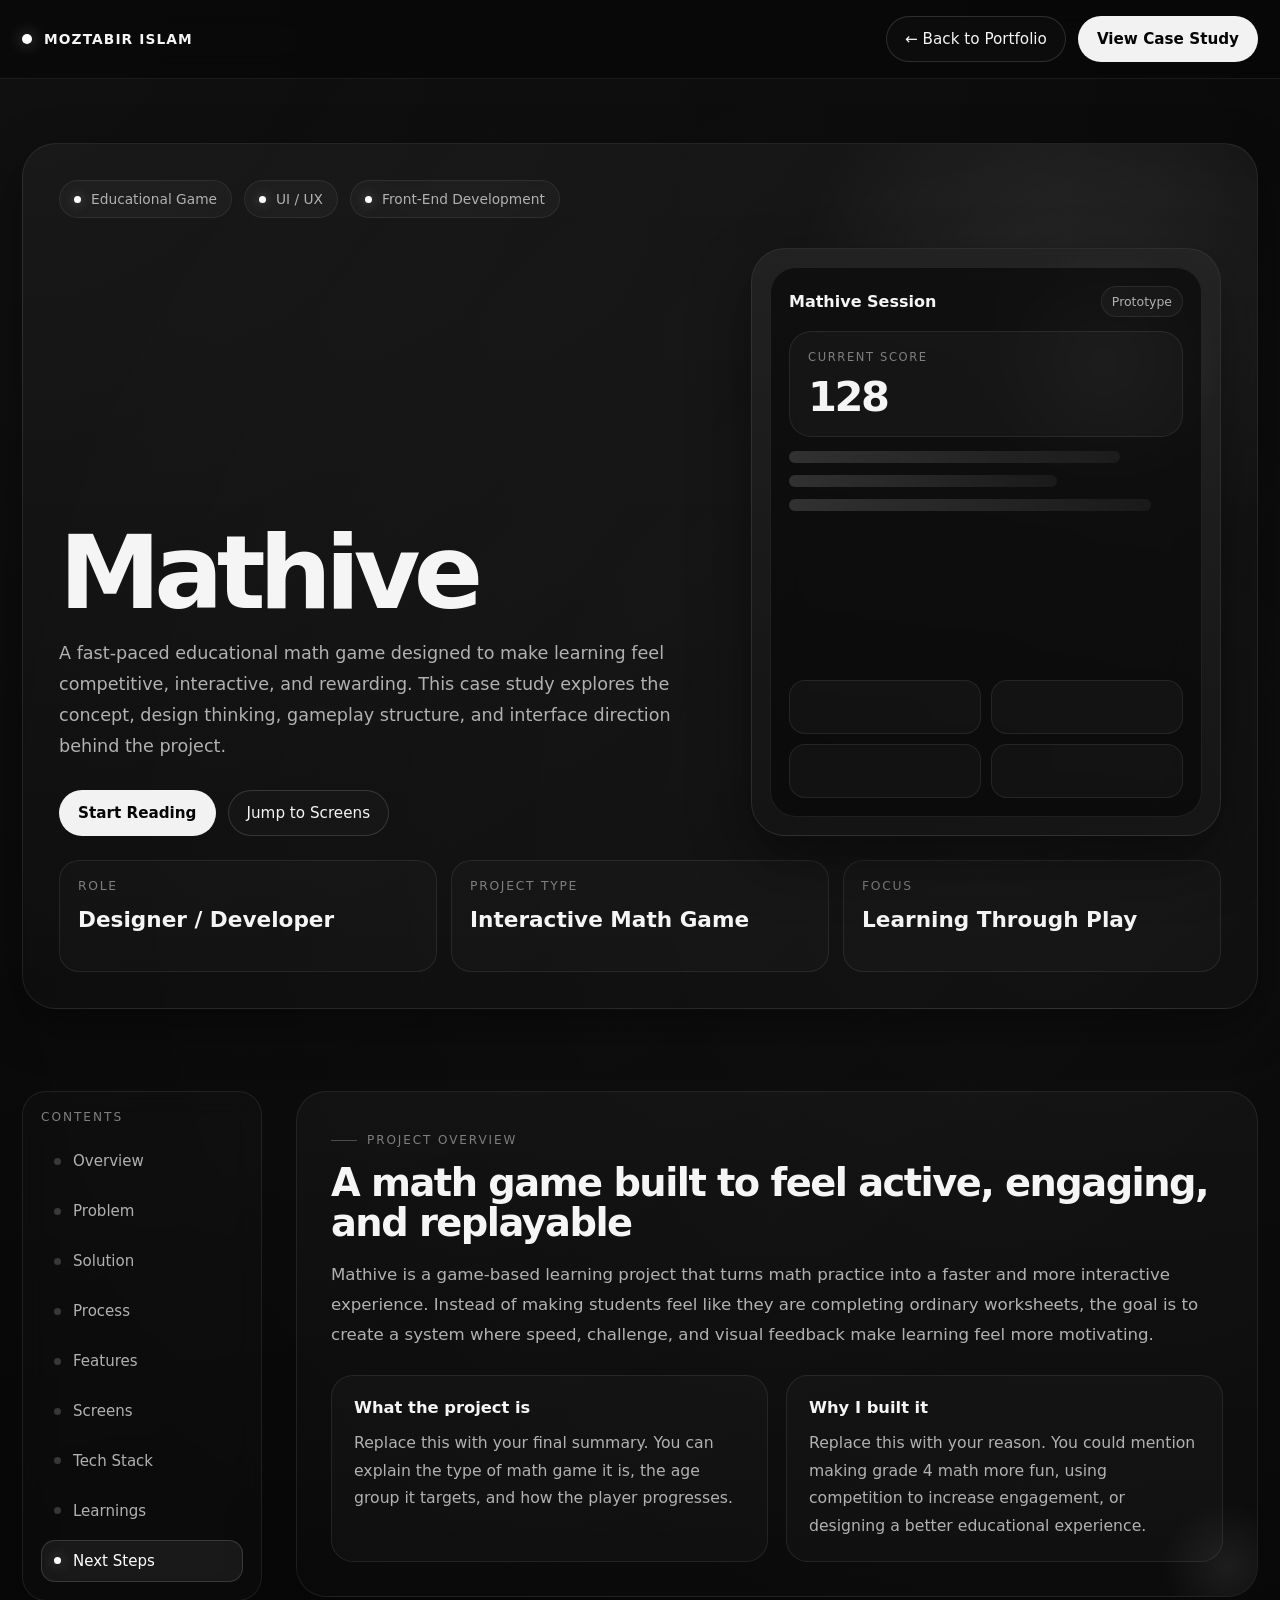
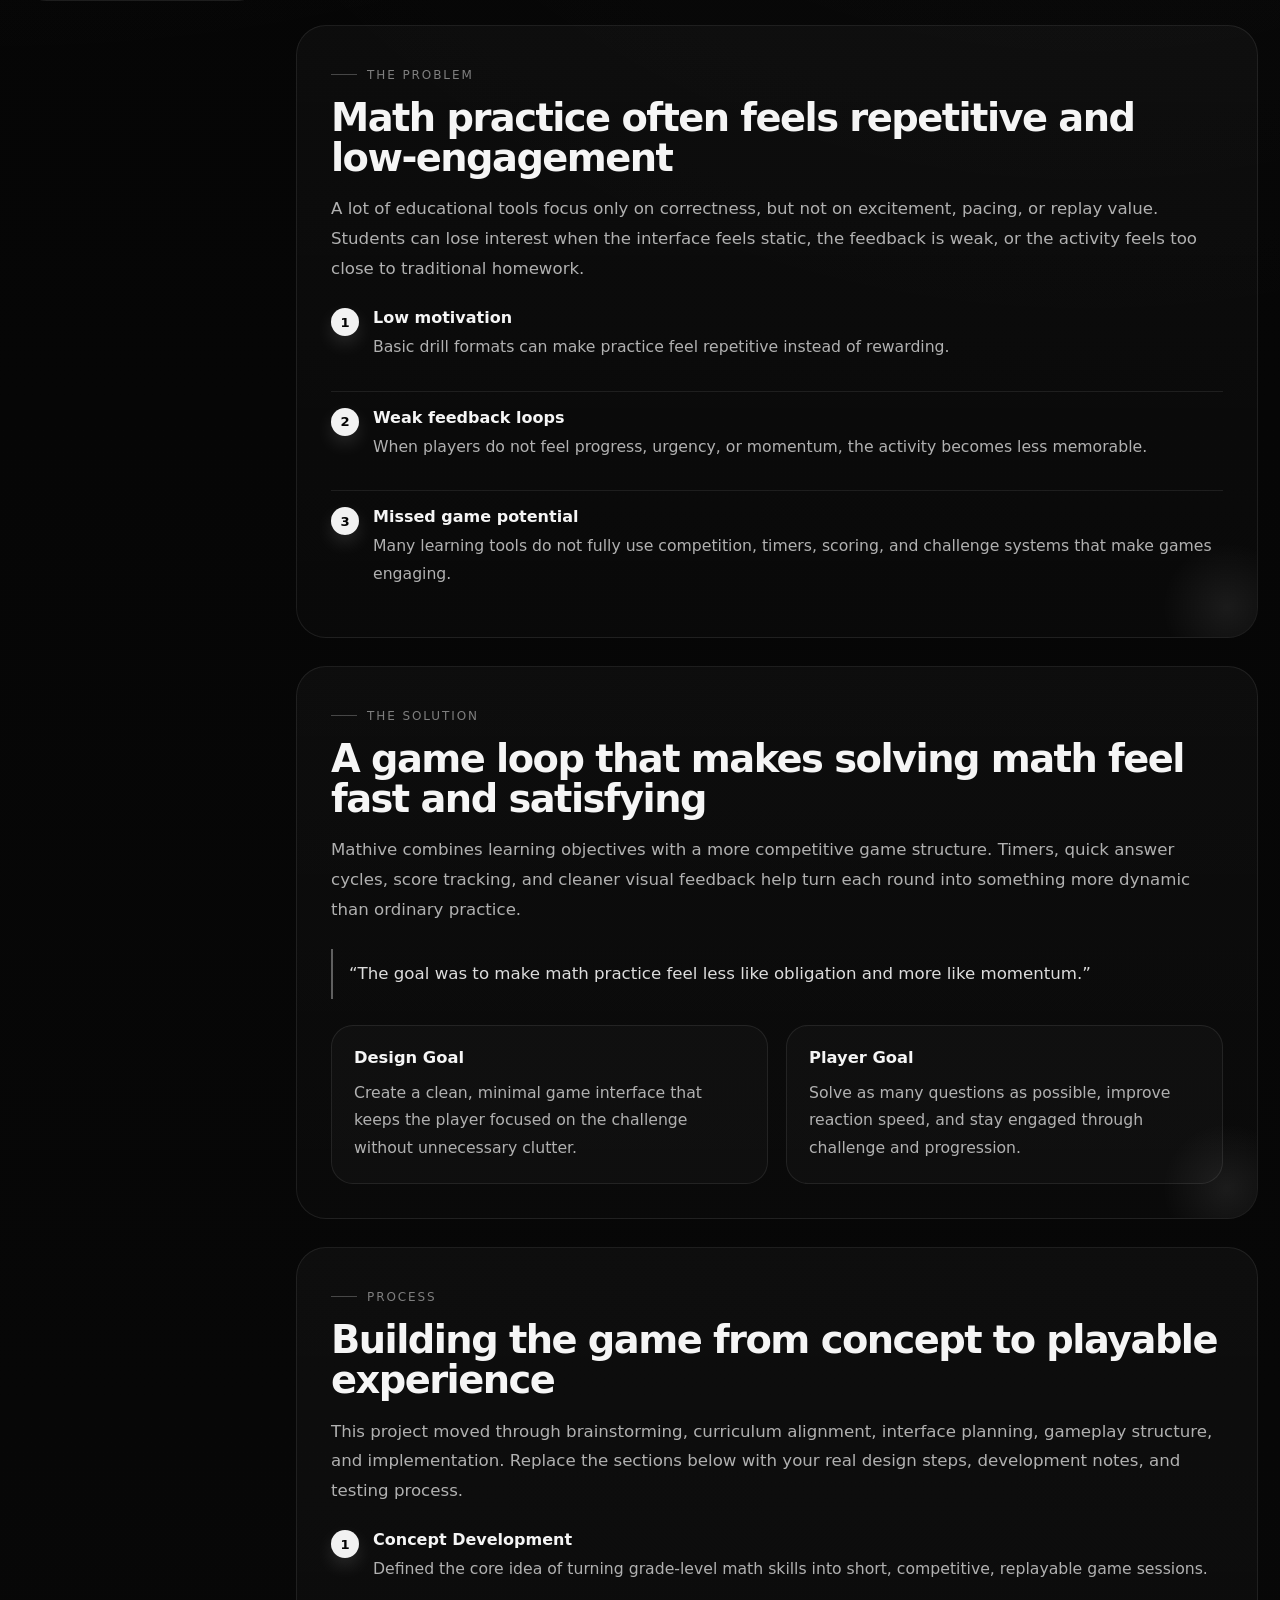
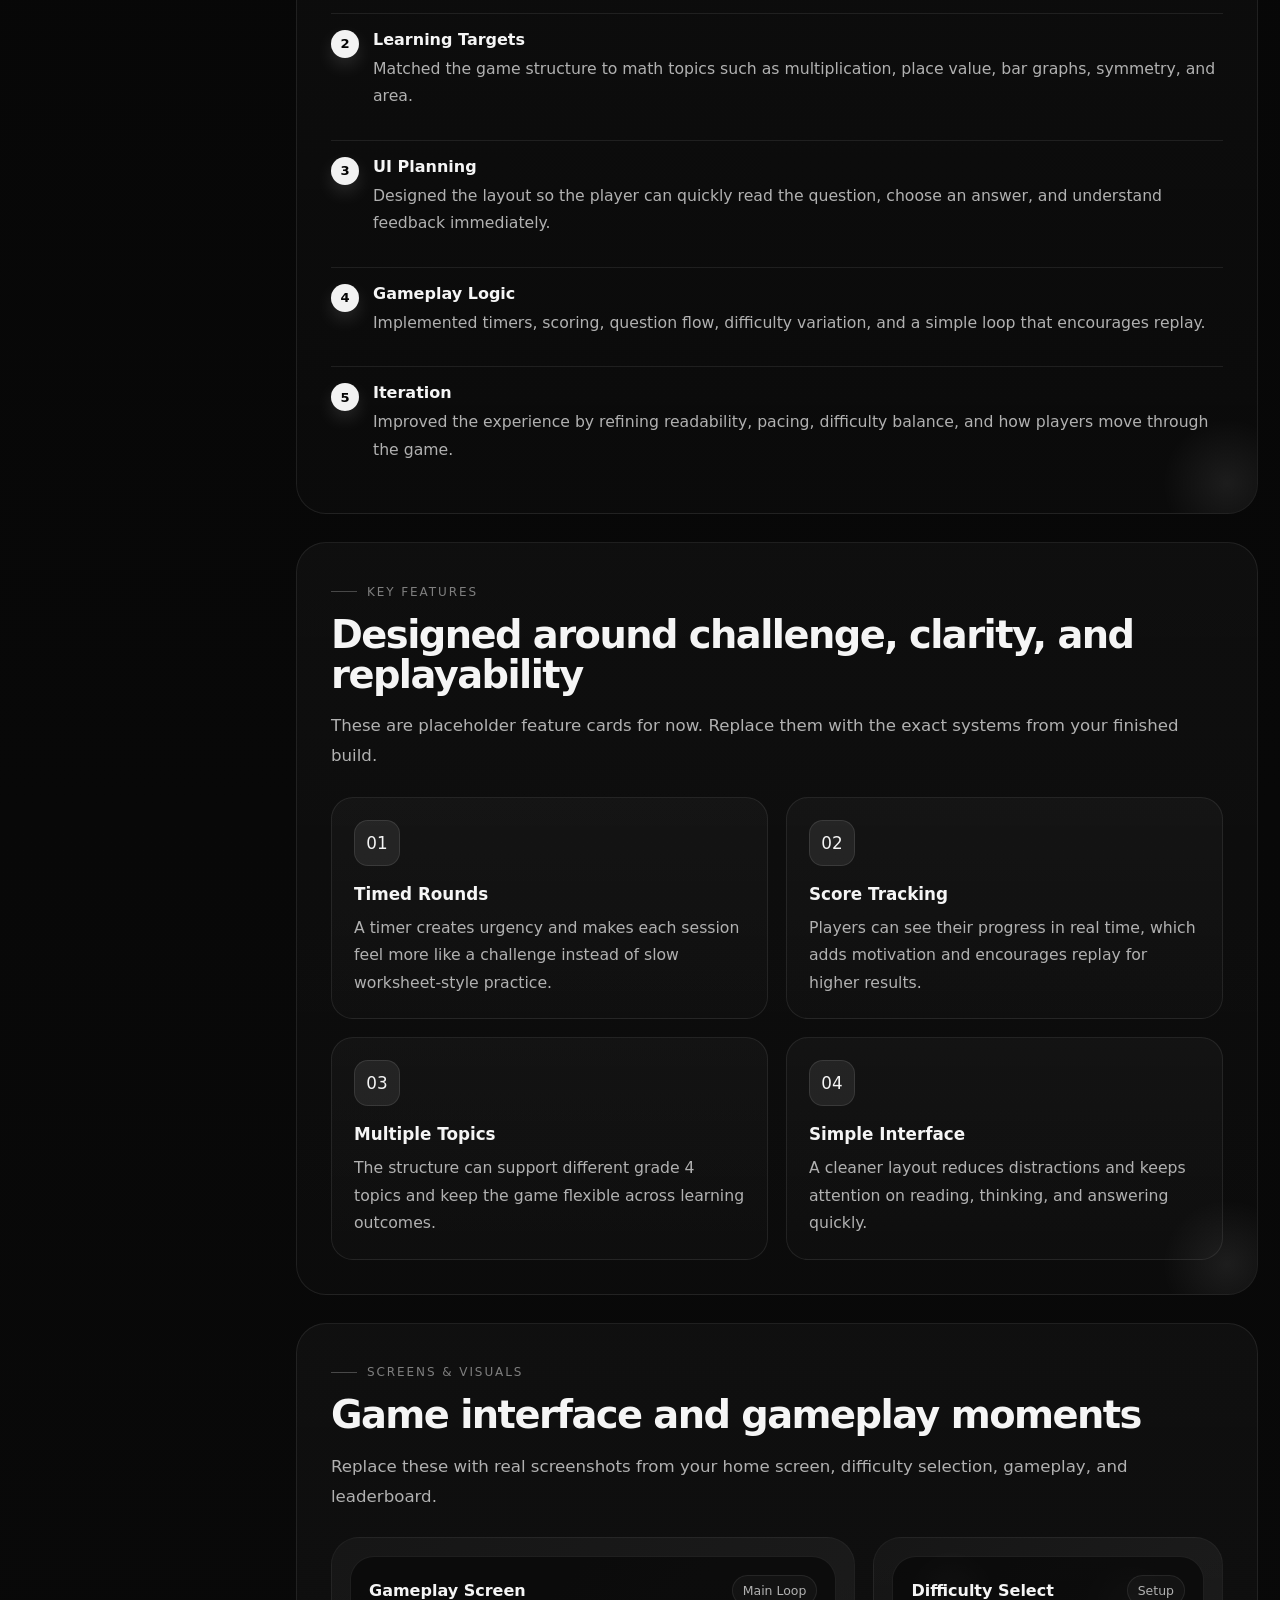
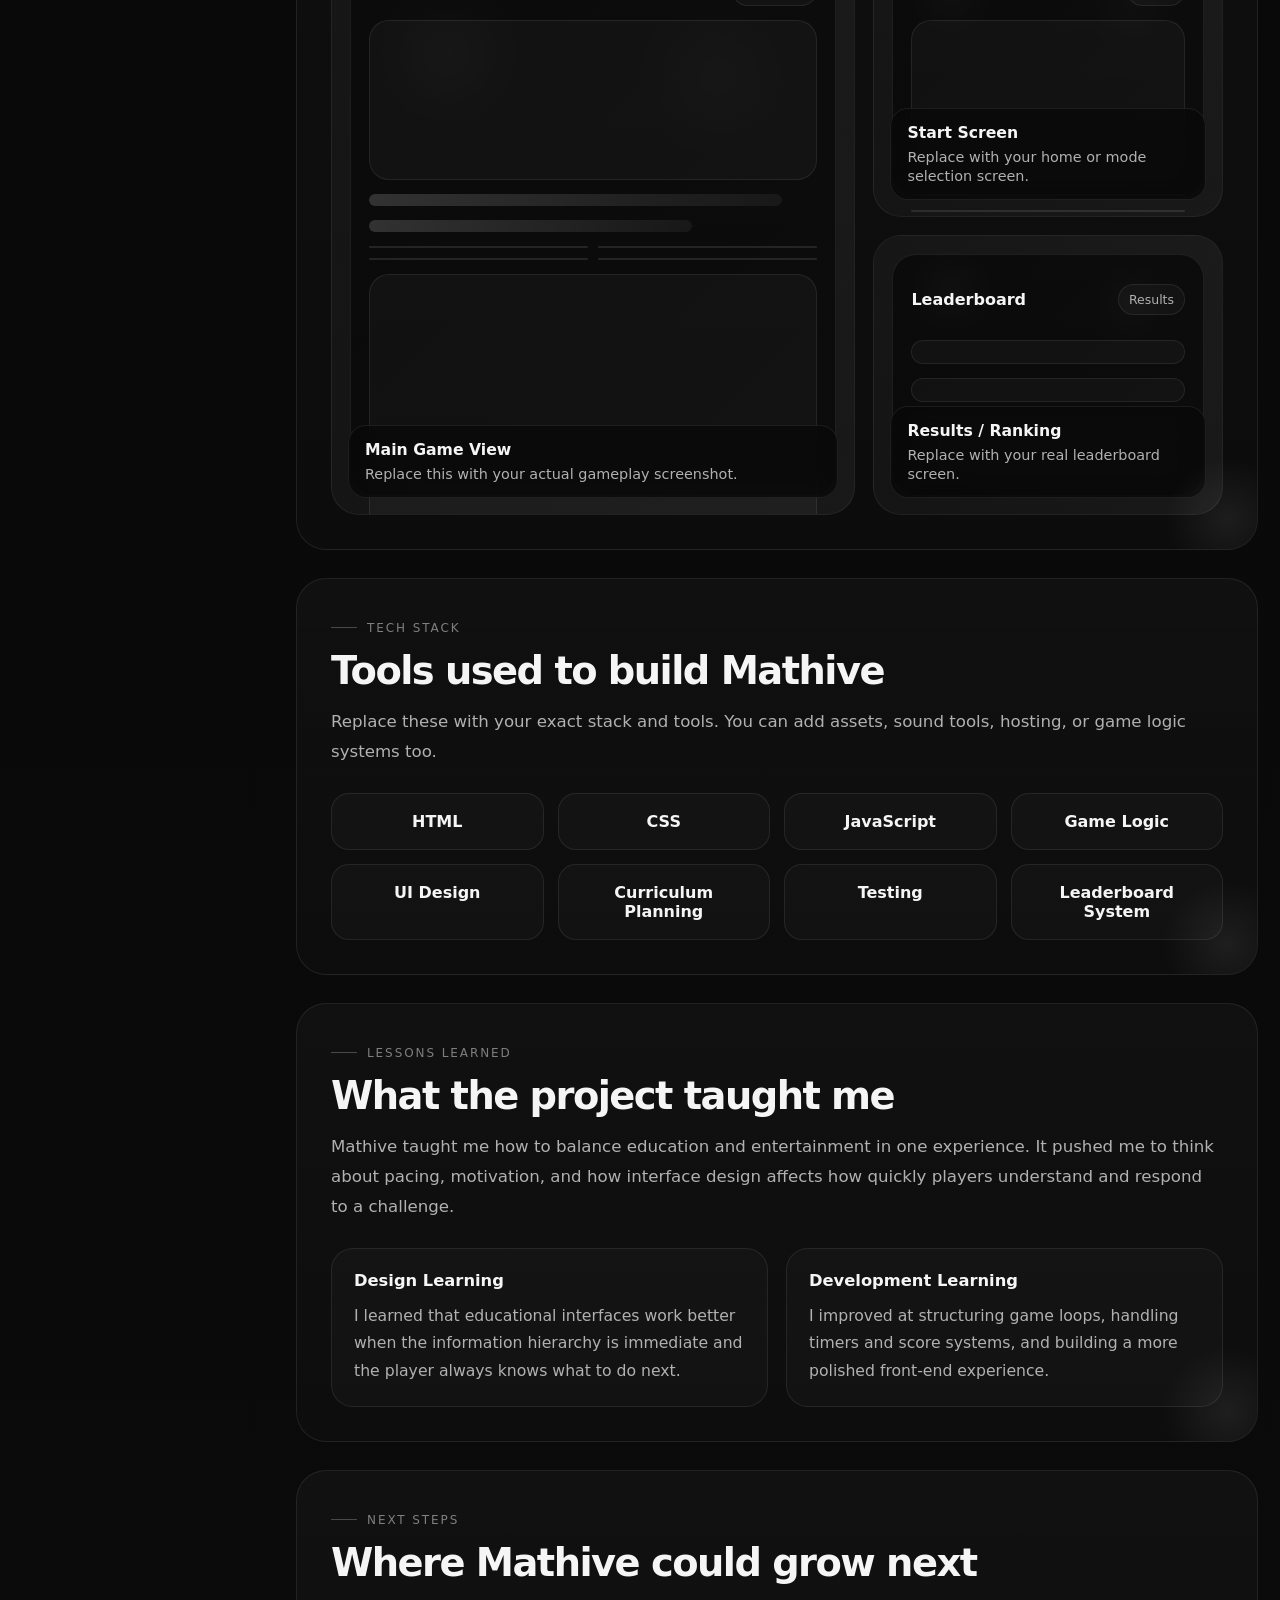
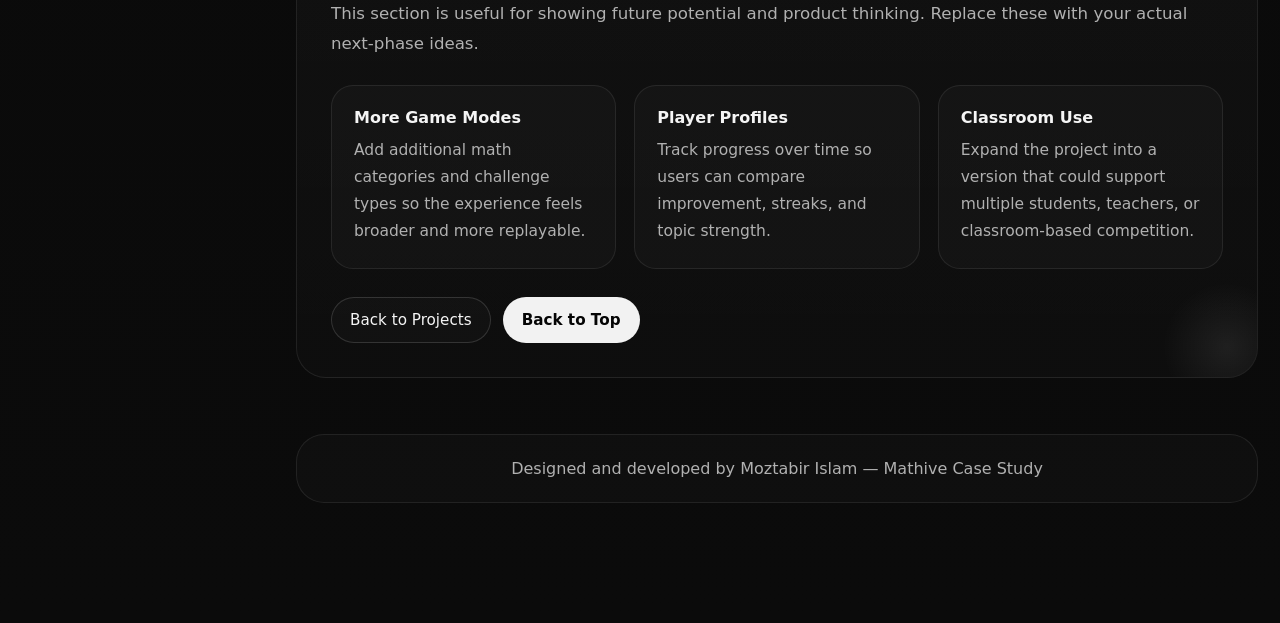
<file: projects/p2.html>
<!DOCTYPE html>
<html lang="en">
<head>
  <meta charset="UTF-8" />
  <meta name="viewport" content="width=device-width, initial-scale=1.0" />
  <title>Mathive — Case Study</title>

  <style>
    :root{
      --bg:#060606;
      --bg-2:#0d0d0d;
      --panel:#111111;
      --panel-2:#171717;
      --line:rgba(255,255,255,.08);
      --line-2:rgba(255,255,255,.14);
      --text:#f5f5f5;
      --muted:#b1b1b1;
      --soft:#7f7f7f;
      --white:#ffffff;
      --shadow:0 16px 50px rgba(0,0,0,.38);
      --radius:24px;
      --radius-sm:16px;
      --max:1320px;
      --nav-w:240px;
      --ease:cubic-bezier(.22,1,.36,1);
    }

    *{
      margin:0;
      padding:0;
      box-sizing:border-box;
    }

    html{
      scroll-behavior:smooth;
    }

    body{
      font-family: Inter, ui-sans-serif, system-ui, -apple-system, BlinkMacSystemFont, "Segoe UI", sans-serif;
      background:
        radial-gradient(circle at top left, rgba(255,255,255,.05), transparent 24%),
        radial-gradient(circle at 85% 12%, rgba(255,255,255,.035), transparent 18%),
        linear-gradient(180deg, #040404 0%, #0b0b0b 100%);
      color:var(--text);
      min-height:100vh;
      overflow-x:hidden;
    }

    a{
      color:inherit;
      text-decoration:none;
    }

    img{
      max-width:100%;
      display:block;
    }

    ul{
      list-style:none;
    }

    .grid-overlay{
      position:fixed;
      inset:0;
      pointer-events:none;
      opacity:.07;
      background-image:
        linear-gradient(rgba(255,255,255,.05) 1px, transparent 1px),
        linear-gradient(90deg, rgba(255,255,255,.05) 1px, transparent 1px);
      background-size:30px 30px;
      mask-image:linear-gradient(to bottom, rgba(0,0,0,.95), rgba(0,0,0,.2));
      z-index:0;
    }

    /* LOADER */
    .loader{
      position:fixed;
      inset:0;
      z-index:9999;
      background:#030303;
      display:flex;
      align-items:center;
      justify-content:center;
      flex-direction:column;
      gap:18px;
      transition:opacity .7s var(--ease), visibility .7s var(--ease);
    }

    .loader.hide{
      opacity:0;
      visibility:hidden;
    }

    .loader-mark{
      display:flex;
      align-items:center;
      gap:14px;
      font-size:.9rem;
      letter-spacing:.18em;
      text-transform:uppercase;
      color:var(--white);
    }

    .loader-dot{
      width:12px;
      height:12px;
      border-radius:50%;
      background:#fff;
      box-shadow:0 0 16px rgba(255,255,255,.45);
      animation:pulse 1.1s infinite ease-in-out;
    }

    .loader-line{
      width:200px;
      height:1px;
      background:rgba(255,255,255,.12);
      overflow:hidden;
      position:relative;
      border-radius:999px;
    }

    .loader-line::after{
      content:"";
      position:absolute;
      inset:0;
      width:38%;
      background:linear-gradient(90deg, transparent, rgba(255,255,255,.85), transparent);
      animation:scan 1.6s infinite linear;
    }

    @keyframes pulse{
      0%,100%{ transform:scale(1); opacity:1; }
      50%{ transform:scale(1.55); opacity:.55; }
    }

    @keyframes scan{
      0%{ transform:translateX(-120%); }
      100%{ transform:translateX(320%); }
    }

    /* TOPBAR */
    .topbar{
      position:sticky;
      top:0;
      z-index:150;
      backdrop-filter:blur(14px);
      background:rgba(8,8,8,.72);
      border-bottom:1px solid var(--line);
    }

    .topbar-inner{
      max-width:var(--max);
      margin:0 auto;
      padding:16px 22px;
      display:flex;
      align-items:center;
      justify-content:space-between;
      gap:20px;
    }

    .brand{
      display:flex;
      align-items:center;
      gap:12px;
      font-weight:700;
      letter-spacing:.08em;
      text-transform:uppercase;
      font-size:.86rem;
    }

    .brand-mark{
      width:10px;
      height:10px;
      border-radius:50%;
      background:#fff;
      box-shadow:0 0 16px rgba(255,255,255,.4);
    }

    .top-actions{
      display:flex;
      align-items:center;
      gap:12px;
      flex-wrap:wrap;
    }

    .btn{
      display:inline-flex;
      align-items:center;
      justify-content:center;
      min-height:46px;
      padding:0 18px;
      border-radius:999px;
      border:1px solid var(--line-2);
      background:rgba(255,255,255,.02);
      color:var(--text);
      transition:.3s var(--ease);
      font-size:.95rem;
    }

    .btn:hover{
      transform:translateY(-2px);
      border-color:rgba(255,255,255,.24);
      box-shadow:0 10px 26px rgba(255,255,255,.06);
      background:rgba(255,255,255,.045);
    }

    .btn.primary{
      background:#f2f2f2;
      color:#050505;
      border-color:transparent;
      font-weight:700;
    }

    .btn.primary:hover{
      box-shadow:0 10px 30px rgba(255,255,255,.14);
    }

    /* PAGE */
    .page{
      position:relative;
      z-index:1;
      max-width:var(--max);
      margin:0 auto;
      padding:0 22px 120px;
    }

    .hero{
      min-height:88vh;
      display:grid;
      align-items:end;
      padding:64px 0 40px;
    }

    .hero-card{
      position:relative;
      overflow:hidden;
      border:1px solid var(--line);
      border-radius:34px;
      background:
        radial-gradient(circle at 85% 18%, rgba(255,255,255,.08), transparent 22%),
        linear-gradient(180deg, rgba(255,255,255,.04), rgba(255,255,255,.015));
      box-shadow:var(--shadow);
      padding:36px;
    }

    .hero-top{
      display:flex;
      flex-wrap:wrap;
      gap:12px;
      margin-bottom:30px;
    }

    .chip{
      display:inline-flex;
      align-items:center;
      gap:10px;
      padding:10px 14px;
      border-radius:999px;
      background:rgba(255,255,255,.03);
      border:1px solid var(--line);
      color:var(--muted);
      font-size:.86rem;
      backdrop-filter:blur(8px);
    }

    .chip .dot{
      width:7px;
      height:7px;
      border-radius:50%;
      background:#fff;
      box-shadow:0 0 12px rgba(255,255,255,.35);
    }

    .hero-grid{
      display:grid;
      grid-template-columns:1.12fr .88fr;
      gap:34px;
      align-items:end;
    }

    .hero-copy h1{
      font-size:clamp(3rem, 8vw, 7rem);
      line-height:.92;
      letter-spacing:-.065em;
      margin-bottom:18px;
    }

    .hero-copy p{
      max-width:680px;
      font-size:1.1rem;
      line-height:1.75;
      color:var(--muted);
      margin-bottom:26px;
    }

    .hero-stats{
      display:grid;
      grid-template-columns:repeat(3, 1fr);
      gap:14px;
      margin-top:24px;
    }

    .stat{
      border:1px solid var(--line);
      border-radius:20px;
      padding:18px;
      background:rgba(255,255,255,.02);
      min-height:112px;
    }

    .stat-label{
      font-size:.77rem;
      text-transform:uppercase;
      letter-spacing:.14em;
      color:var(--soft);
      margin-bottom:14px;
    }

    .stat-value{
      font-size:1.35rem;
      font-weight:700;
      line-height:1.2;
    }

    .hero-visual{
      display:flex;
      justify-content:flex-end;
      align-items:flex-end;
    }

    .device{
      width:100%;
      max-width:470px;
      aspect-ratio:4 / 5;
      border-radius:34px;
      border:1px solid var(--line);
      background:
        linear-gradient(180deg, rgba(255,255,255,.06), rgba(255,255,255,.02)),
        linear-gradient(145deg, #0f0f0f, #161616);
      position:relative;
      overflow:hidden;
      box-shadow:0 24px 60px rgba(0,0,0,.45);
    }

    .device::before{
      content:"";
      position:absolute;
      inset:0;
      background:
        radial-gradient(circle at 75% 20%, rgba(255,255,255,.1), transparent 20%),
        linear-gradient(180deg, rgba(255,255,255,.02), rgba(0,0,0,.2));
    }

    .device-ui{
      position:absolute;
      inset:18px;
      display:grid;
      grid-template-rows:auto auto 1fr auto;
      gap:14px;
      padding:18px;
      border-radius:26px;
      border:1px solid rgba(255,255,255,.08);
      background:rgba(8,8,8,.68);
      backdrop-filter:blur(14px);
    }

    .device-top{
      display:flex;
      align-items:center;
      justify-content:space-between;
      gap:12px;
    }

    .device-title{
      font-weight:700;
      font-size:1rem;
    }

    .device-badge{
      padding:7px 10px;
      border-radius:999px;
      font-size:.78rem;
      color:var(--muted);
      border:1px solid var(--line);
      background:rgba(255,255,255,.03);
    }

    .device-score{
      border:1px solid var(--line);
      border-radius:22px;
      padding:18px;
      background:rgba(255,255,255,.03);
    }

    .device-score small{
      display:block;
      color:var(--soft);
      letter-spacing:.14em;
      text-transform:uppercase;
      font-size:.72rem;
      margin-bottom:12px;
    }

    .device-score strong{
      display:block;
      font-size:2.6rem;
      line-height:1;
      letter-spacing:-.06em;
    }

    .device-question{
      display:grid;
      gap:12px;
      align-content:start;
    }

    .device-question span{
      display:block;
      height:12px;
      border-radius:999px;
      background:linear-gradient(90deg, rgba(255,255,255,.15), rgba(255,255,255,.05));
    }

    .device-question span:nth-child(1){ width:84%; }
    .device-question span:nth-child(2){ width:68%; }
    .device-question span:nth-child(3){ width:92%; }

    .device-answers{
      display:grid;
      grid-template-columns:1fr 1fr;
      gap:10px;
    }

    .device-answers div{
      min-height:54px;
      border-radius:16px;
      border:1px solid var(--line);
      background:rgba(255,255,255,.03);
    }

    /* CONTENT */
    .content-wrap{
      display:grid;
      grid-template-columns:var(--nav-w) minmax(0, 1fr);
      gap:34px;
      align-items:start;
      margin-top:42px;
    }

    .side-nav{
      position:sticky;
      top:92px;
      border:1px solid var(--line);
      background:rgba(255,255,255,.02);
      border-radius:24px;
      padding:18px;
      backdrop-filter:blur(14px);
    }

    .side-nav-title{
      font-size:.76rem;
      letter-spacing:.16em;
      text-transform:uppercase;
      color:var(--soft);
      margin-bottom:16px;
    }

    .side-nav ul{
      display:grid;
      gap:8px;
    }

    .side-nav a{
      display:flex;
      align-items:center;
      gap:12px;
      min-height:42px;
      padding:10px 12px;
      border-radius:14px;
      color:var(--muted);
      border:1px solid transparent;
      transition:.25s var(--ease);
      font-size:.94rem;
    }

    .side-nav a::before{
      content:"";
      width:7px;
      height:7px;
      border-radius:50%;
      background:rgba(255,255,255,.18);
      transition:.25s var(--ease);
      flex:0 0 auto;
    }

    .side-nav a:hover{
      color:var(--white);
      background:rgba(255,255,255,.03);
      border-color:var(--line);
      transform:translateX(4px);
    }

    .side-nav a.active{
      color:var(--white);
      background:rgba(255,255,255,.06);
      border-color:rgba(255,255,255,.14);
    }

    .side-nav a.active::before{
      background:#fff;
      box-shadow:0 0 14px rgba(255,255,255,.35);
    }

    .main{
      display:grid;
      gap:28px;
    }

    .section{
      position:relative;
      border:1px solid var(--line);
      border-radius:30px;
      padding:34px;
      background:linear-gradient(180deg, rgba(255,255,255,.03), rgba(255,255,255,.015));
      overflow:hidden;
    }

    .section::after{
      content:"";
      position:absolute;
      inset:auto -40px -40px auto;
      width:140px;
      height:140px;
      background:radial-gradient(circle, rgba(255,255,255,.07), transparent 65%);
      pointer-events:none;
    }

    .eyebrow{
      display:inline-flex;
      align-items:center;
      gap:10px;
      margin-bottom:16px;
      color:var(--soft);
      font-size:.75rem;
      letter-spacing:.16em;
      text-transform:uppercase;
    }

    .eyebrow::before{
      content:"";
      width:26px;
      height:1px;
      background:rgba(255,255,255,.24);
    }

    .section h2{
      font-size:clamp(1.8rem, 3vw, 2.8rem);
      line-height:1.05;
      letter-spacing:-.04em;
      margin-bottom:16px;
    }

    .section p{
      font-size:1.04rem;
      line-height:1.8;
      color:var(--muted);
      max-width:900px;
    }

    .two-col{
      display:grid;
      grid-template-columns:1fr 1fr;
      gap:18px;
      margin-top:26px;
    }

    .mini-card{
      border:1px solid var(--line);
      border-radius:22px;
      padding:22px;
      background:rgba(255,255,255,.025);
    }

    .mini-card h3{
      font-size:1.02rem;
      margin-bottom:12px;
    }

    .mini-card p{
      font-size:.98rem;
      color:var(--muted);
      line-height:1.75;
    }

    .list{
      display:grid;
      gap:14px;
      margin-top:24px;
    }

    .list li{
      display:grid;
      grid-template-columns:28px 1fr;
      gap:14px;
      align-items:start;
      padding:16px 0;
      border-top:1px solid var(--line);
    }

    .list li:first-child{
      border-top:none;
      padding-top:0;
    }

    .list-num{
      width:28px;
      height:28px;
      border-radius:50%;
      display:grid;
      place-items:center;
      font-size:.82rem;
      font-weight:700;
      color:#050505;
      background:#f2f2f2;
      box-shadow:0 8px 18px rgba(255,255,255,.12);
    }

    .list h4{
      font-size:1rem;
      margin-bottom:6px;
    }

    .list p{
      font-size:.98rem;
      line-height:1.75;
    }

    .feature-grid{
      display:grid;
      grid-template-columns:repeat(2, 1fr);
      gap:18px;
      margin-top:26px;
    }

    .feature{
      position:relative;
      overflow:hidden;
      border-radius:22px;
      border:1px solid var(--line);
      padding:22px;
      min-height:185px;
      background:linear-gradient(180deg, rgba(255,255,255,.03), rgba(255,255,255,.015));
      transition:.35s var(--ease);
    }

    .feature:hover{
      transform:translateY(-6px);
      border-color:rgba(255,255,255,.18);
      box-shadow:0 18px 40px rgba(0,0,0,.28);
    }

    .feature-icon{
      width:46px;
      height:46px;
      border-radius:14px;
      display:grid;
      place-items:center;
      font-size:1.05rem;
      margin-bottom:18px;
      background:rgba(255,255,255,.07);
      border:1px solid rgba(255,255,255,.1);
    }

    .feature h3{
      font-size:1.05rem;
      margin-bottom:10px;
    }

    .feature p{
      font-size:.98rem;
      line-height:1.75;
    }

    .gallery{
      display:grid;
      grid-template-columns:1.2fr .8fr;
      gap:18px;
      margin-top:26px;
    }

    .gallery-stack{
      display:grid;
      gap:18px;
    }

    .shot{
      position:relative;
      overflow:hidden;
      border-radius:28px;
      border:1px solid var(--line);
      background:
        linear-gradient(135deg, #0d0d0d, #151515);
      min-height:280px;
      transition:.4s var(--ease);
    }

    .shot.large{
      min-height:578px;
    }

    .shot:hover{
      transform:translateY(-5px);
      border-color:rgba(255,255,255,.18);
      box-shadow:0 20px 44px rgba(0,0,0,.32);
    }

    .ui-pattern{
      position:absolute;
      inset:0;
      background:
        radial-gradient(circle at 22% 20%, rgba(255,255,255,.08), transparent 12%),
        radial-gradient(circle at 74% 24%, rgba(255,255,255,.06), transparent 14%),
        linear-gradient(180deg, rgba(255,255,255,.04), rgba(255,255,255,.015));
    }

    .shot-inner{
      position:absolute;
      inset:18px;
      border-radius:24px;
      border:1px solid rgba(255,255,255,.08);
      background:rgba(7,7,7,.72);
      padding:18px;
      display:grid;
      gap:14px;
    }

    .screen-top{
      display:flex;
      align-items:center;
      justify-content:space-between;
      gap:12px;
    }

    .screen-title{
      font-weight:700;
      font-size:1rem;
    }

    .screen-chip{
      font-size:.78rem;
      padding:7px 10px;
      border-radius:999px;
      border:1px solid var(--line);
      color:var(--muted);
      background:rgba(255,255,255,.03);
    }

    .screen-box{
      border:1px solid var(--line);
      border-radius:20px;
      background:rgba(255,255,255,.03);
    }

    .screen-box.big{
      min-height:160px;
    }

    .screen-box.tall{
      min-height:260px;
    }

    .screen-grid{
      display:grid;
      grid-template-columns:1fr 1fr;
      gap:10px;
    }

    .screen-line{
      height:12px;
      border-radius:999px;
      background:linear-gradient(90deg, rgba(255,255,255,.16), rgba(255,255,255,.05));
    }

    .screen-line.short{ width:52%; }
    .screen-line.mid{ width:72%; }
    .screen-line.long{ width:92%; }

    .shot-label{
      position:absolute;
      left:16px;
      right:16px;
      bottom:16px;
      padding:14px 16px;
      border-radius:18px;
      background:rgba(8,8,8,.68);
      border:1px solid rgba(255,255,255,.08);
      backdrop-filter:blur(12px);
    }

    .shot-label strong{
      display:block;
      margin-bottom:5px;
      font-size:.98rem;
    }

    .shot-label span{
      color:var(--muted);
      font-size:.9rem;
    }

    .tech-grid{
      display:grid;
      grid-template-columns:repeat(4, 1fr);
      gap:14px;
      margin-top:26px;
    }

    .tech{
      padding:18px 16px;
      border-radius:18px;
      border:1px solid var(--line);
      background:rgba(255,255,255,.025);
      text-align:center;
      font-weight:600;
      transition:.25s var(--ease);
    }

    .tech:hover{
      transform:translateY(-4px);
      border-color:rgba(255,255,255,.18);
    }

    .quote{
      margin-top:24px;
      border-left:2px solid rgba(255,255,255,.35);
      padding:10px 0 10px 16px;
      color:#dddddd;
      font-size:1.04rem;
      line-height:1.8;
    }

    .next-grid{
      display:grid;
      grid-template-columns:repeat(3, 1fr);
      gap:18px;
      margin-top:26px;
    }

    .next-card{
      border:1px solid var(--line);
      border-radius:22px;
      padding:22px;
      background:rgba(255,255,255,.025);
    }

    .next-card h3{
      margin-bottom:10px;
      font-size:1rem;
    }

    .next-card p{
      font-size:.97rem;
      line-height:1.75;
    }

    .cta{
      margin-top:28px;
      display:flex;
      gap:12px;
      flex-wrap:wrap;
    }

    .footer{
      margin-top:28px;
      border:1px solid var(--line);
      border-radius:28px;
      padding:24px;
      text-align:center;
      color:var(--muted);
      background:rgba(255,255,255,.02);
    }

    /* REVEAL */
    .reveal{
      opacity:0;
      transform:translateY(24px);
      transition:opacity .75s var(--ease), transform .75s var(--ease);
    }

    .reveal.show{
      opacity:1;
      transform:translateY(0);
    }

    @media (max-width: 1100px){
      .hero-grid,
      .content-wrap,
      .gallery,
      .two-col{
        grid-template-columns:1fr;
      }

      .hero-visual{
        justify-content:flex-start;
      }

      .side-nav{
        position:relative;
        top:auto;
      }

      .tech-grid{
        grid-template-columns:repeat(2, 1fr);
      }

      .next-grid,
      .feature-grid{
        grid-template-columns:1fr 1fr;
      }

      .hero-stats{
        grid-template-columns:1fr;
      }
    }

    @media (max-width: 720px){
      .page{
        padding:0 14px 90px;
      }

      .topbar-inner{
        padding:14px;
      }

      .hero-card,
      .section{
        padding:22px;
        border-radius:24px;
      }

      .hero{
        min-height:auto;
        padding:34px 0 18px;
      }

      .hero-copy h1{
        font-size:clamp(2.4rem, 15vw, 4rem);
      }

      .feature-grid,
      .next-grid,
      .tech-grid{
        grid-template-columns:1fr;
      }

      .btn{
        width:100%;
      }

      .top-actions{
        width:100%;
      }

      .top-actions a{
        flex:1;
      }

      .device{
        aspect-ratio:4 / 4.5;
      }
    }
  </style>
</head>
<body>
  <div class="loader" id="loader">
    <div class="loader-mark">
      <span class="loader-dot"></span>
      <span>Loading Mathive</span>
    </div>
    <div class="loader-line"></div>
  </div>

  <div class="grid-overlay"></div>

  <header class="topbar">
    <div class="topbar-inner">
      <div class="brand">
        <span class="brand-mark"></span>
        <span>Moztabir Islam</span>
      </div>

      <div class="top-actions">
        <a href="index.html" class="btn">← Back to Portfolio</a>
        <a href="#overview" class="btn primary">View Case Study</a>
      </div>
    </div>
  </header>

  <main class="page">
    <section class="hero reveal">
      <div class="hero-card">
        <div class="hero-top">
          <span class="chip"><span class="dot"></span> Educational Game</span>
          <span class="chip"><span class="dot"></span> UI / UX</span>
          <span class="chip"><span class="dot"></span> Front-End Development</span>
        </div>

        <div class="hero-grid">
          <div class="hero-copy">
            <h1>Mathive</h1>
            <p>
              A fast-paced educational math game designed to make learning feel competitive, interactive, and rewarding.
              This case study explores the concept, design thinking, gameplay structure, and interface direction behind the project.
            </p>

            <div class="cta">
              <a href="#overview" class="btn primary">Start Reading</a>
              <a href="#screens" class="btn">Jump to Screens</a>
            </div>
          </div>

          <div class="hero-visual">
            <div class="device">
              <div class="device-ui">
                <div class="device-top">
                  <div class="device-title">Mathive Session</div>
                  <div class="device-badge">Prototype</div>
                </div>

                <div class="device-score">
                  <small>Current Score</small>
                  <strong>128</strong>
                </div>

                <div class="device-question">
                  <span></span>
                  <span></span>
                  <span></span>
                </div>

                <div class="device-answers">
                  <div></div>
                  <div></div>
                  <div></div>
                  <div></div>
                </div>
              </div>
            </div>
          </div>
        </div>

        <div class="hero-stats">
          <div class="stat">
            <div class="stat-label">Role</div>
            <div class="stat-value">Designer / Developer</div>
          </div>
          <div class="stat">
            <div class="stat-label">Project Type</div>
            <div class="stat-value">Interactive Math Game</div>
          </div>
          <div class="stat">
            <div class="stat-label">Focus</div>
            <div class="stat-value">Learning Through Play</div>
          </div>
        </div>
      </div>
    </section>

    <div class="content-wrap">
      <aside class="side-nav reveal">
        <div class="side-nav-title">Contents</div>
        <ul>
          <li><a href="#overview" class="active">Overview</a></li>
          <li><a href="#problem">Problem</a></li>
          <li><a href="#solution">Solution</a></li>
          <li><a href="#process">Process</a></li>
          <li><a href="#features">Features</a></li>
          <li><a href="#screens">Screens</a></li>
          <li><a href="#tech">Tech Stack</a></li>
          <li><a href="#learnings">Learnings</a></li>
          <li><a href="#next">Next Steps</a></li>
        </ul>
      </aside>

      <div class="main">
        <section class="section reveal" id="overview">
          <div class="eyebrow">Project Overview</div>
          <h2>A math game built to feel active, engaging, and replayable</h2>
          <p>
            Mathive is a game-based learning project that turns math practice into a faster and more interactive experience.
            Instead of making students feel like they are completing ordinary worksheets, the goal is to create a system where
            speed, challenge, and visual feedback make learning feel more motivating.
          </p>

          <div class="two-col">
            <div class="mini-card">
              <h3>What the project is</h3>
              <p>
                Replace this with your final summary. You can explain the type of math game it is, the age group it targets, and how the player progresses.
              </p>
            </div>
            <div class="mini-card">
              <h3>Why I built it</h3>
              <p>
                Replace this with your reason. You could mention making grade 4 math more fun, using competition to increase engagement, or designing a better educational experience.
              </p>
            </div>
          </div>
        </section>

        <section class="section reveal" id="problem">
          <div class="eyebrow">The Problem</div>
          <h2>Math practice often feels repetitive and low-engagement</h2>
          <p>
            A lot of educational tools focus only on correctness, but not on excitement, pacing, or replay value.
            Students can lose interest when the interface feels static, the feedback is weak, or the activity feels too close to traditional homework.
          </p>

          <ul class="list">
            <li>
              <div class="list-num">1</div>
              <div>
                <h4>Low motivation</h4>
                <p>Basic drill formats can make practice feel repetitive instead of rewarding.</p>
              </div>
            </li>
            <li>
              <div class="list-num">2</div>
              <div>
                <h4>Weak feedback loops</h4>
                <p>When players do not feel progress, urgency, or momentum, the activity becomes less memorable.</p>
              </div>
            </li>
            <li>
              <div class="list-num">3</div>
              <div>
                <h4>Missed game potential</h4>
                <p>Many learning tools do not fully use competition, timers, scoring, and challenge systems that make games engaging.</p>
              </div>
            </li>
          </ul>
        </section>

        <section class="section reveal" id="solution">
          <div class="eyebrow">The Solution</div>
          <h2>A game loop that makes solving math feel fast and satisfying</h2>
          <p>
            Mathive combines learning objectives with a more competitive game structure. Timers, quick answer cycles,
            score tracking, and cleaner visual feedback help turn each round into something more dynamic than ordinary practice.
          </p>

          <div class="quote">
            “The goal was to make math practice feel less like obligation and more like momentum.”
          </div>

          <div class="two-col">
            <div class="mini-card">
              <h3>Design Goal</h3>
              <p>
                Create a clean, minimal game interface that keeps the player focused on the challenge without unnecessary clutter.
              </p>
            </div>
            <div class="mini-card">
              <h3>Player Goal</h3>
              <p>
                Solve as many questions as possible, improve reaction speed, and stay engaged through challenge and progression.
              </p>
            </div>
          </div>
        </section>

        <section class="section reveal" id="process">
          <div class="eyebrow">Process</div>
          <h2>Building the game from concept to playable experience</h2>
          <p>
            This project moved through brainstorming, curriculum alignment, interface planning, gameplay structure, and implementation.
            Replace the sections below with your real design steps, development notes, and testing process.
          </p>

          <ul class="list">
            <li>
              <div class="list-num">1</div>
              <div>
                <h4>Concept Development</h4>
                <p>Defined the core idea of turning grade-level math skills into short, competitive, replayable game sessions.</p>
              </div>
            </li>
            <li>
              <div class="list-num">2</div>
              <div>
                <h4>Learning Targets</h4>
                <p>Matched the game structure to math topics such as multiplication, place value, bar graphs, symmetry, and area.</p>
              </div>
            </li>
            <li>
              <div class="list-num">3</div>
              <div>
                <h4>UI Planning</h4>
                <p>Designed the layout so the player can quickly read the question, choose an answer, and understand feedback immediately.</p>
              </div>
            </li>
            <li>
              <div class="list-num">4</div>
              <div>
                <h4>Gameplay Logic</h4>
                <p>Implemented timers, scoring, question flow, difficulty variation, and a simple loop that encourages replay.</p>
              </div>
            </li>
            <li>
              <div class="list-num">5</div>
              <div>
                <h4>Iteration</h4>
                <p>Improved the experience by refining readability, pacing, difficulty balance, and how players move through the game.</p>
              </div>
            </li>
          </ul>
        </section>

        <section class="section reveal" id="features">
          <div class="eyebrow">Key Features</div>
          <h2>Designed around challenge, clarity, and replayability</h2>
          <p>
            These are placeholder feature cards for now. Replace them with the exact systems from your finished build.
          </p>

          <div class="feature-grid">
            <div class="feature">
              <div class="feature-icon">01</div>
              <h3>Timed Rounds</h3>
              <p>
                A timer creates urgency and makes each session feel more like a challenge instead of slow worksheet-style practice.
              </p>
            </div>

            <div class="feature">
              <div class="feature-icon">02</div>
              <h3>Score Tracking</h3>
              <p>
                Players can see their progress in real time, which adds motivation and encourages replay for higher results.
              </p>
            </div>

            <div class="feature">
              <div class="feature-icon">03</div>
              <h3>Multiple Topics</h3>
              <p>
                The structure can support different grade 4 topics and keep the game flexible across learning outcomes.
              </p>
            </div>

            <div class="feature">
              <div class="feature-icon">04</div>
              <h3>Simple Interface</h3>
              <p>
                A cleaner layout reduces distractions and keeps attention on reading, thinking, and answering quickly.
              </p>
            </div>
          </div>
        </section>

        <section class="section reveal" id="screens">
          <div class="eyebrow">Screens & Visuals</div>
          <h2>Game interface and gameplay moments</h2>
          <p>
            Replace these with real screenshots from your home screen, difficulty selection, gameplay, and leaderboard.
          </p>

          <div class="gallery">
            <div class="shot large">
              <div class="ui-pattern"></div>
              <div class="shot-inner">
                <div class="screen-top">
                  <div class="screen-title">Gameplay Screen</div>
                  <div class="screen-chip">Main Loop</div>
                </div>

                <div class="screen-box big"></div>
                <div class="screen-line long"></div>
                <div class="screen-line mid"></div>

                <div class="screen-grid">
                  <div class="screen-box"></div>
                  <div class="screen-box"></div>
                  <div class="screen-box"></div>
                  <div class="screen-box"></div>
                </div>

                <div class="screen-box tall"></div>
              </div>

              <div class="shot-label">
                <strong>Main Game View</strong>
                <span>Replace this with your actual gameplay screenshot.</span>
              </div>
            </div>

            <div class="gallery-stack">
              <div class="shot">
                <div class="ui-pattern"></div>
                <div class="shot-inner">
                  <div class="screen-top">
                    <div class="screen-title">Difficulty Select</div>
                    <div class="screen-chip">Setup</div>
                  </div>
                  <div class="screen-box big"></div>
                  <div class="screen-box"></div>
                  <div class="screen-box"></div>
                </div>

                <div class="shot-label">
                  <strong>Start Screen</strong>
                  <span>Replace with your home or mode selection screen.</span>
                </div>
              </div>

              <div class="shot">
                <div class="ui-pattern"></div>
                <div class="shot-inner">
                  <div class="screen-top">
                    <div class="screen-title">Leaderboard</div>
                    <div class="screen-chip">Results</div>
                  </div>
                  <div class="screen-box"></div>
                  <div class="screen-box"></div>
                  <div class="screen-box"></div>
                  <div class="screen-box"></div>
                </div>

                <div class="shot-label">
                  <strong>Results / Ranking</strong>
                  <span>Replace with your real leaderboard screen.</span>
                </div>
              </div>
            </div>
          </div>
        </section>

        <section class="section reveal" id="tech">
          <div class="eyebrow">Tech Stack</div>
          <h2>Tools used to build Mathive</h2>
          <p>
            Replace these with your exact stack and tools. You can add assets, sound tools, hosting, or game logic systems too.
          </p>

          <div class="tech-grid">
            <div class="tech">HTML</div>
            <div class="tech">CSS</div>
            <div class="tech">JavaScript</div>
            <div class="tech">Game Logic</div>
            <div class="tech">UI Design</div>
            <div class="tech">Curriculum Planning</div>
            <div class="tech">Testing</div>
            <div class="tech">Leaderboard System</div>
          </div>
        </section>

        <section class="section reveal" id="learnings">
          <div class="eyebrow">Lessons Learned</div>
          <h2>What the project taught me</h2>
          <p>
            Mathive taught me how to balance education and entertainment in one experience. It pushed me to think about pacing,
            motivation, and how interface design affects how quickly players understand and respond to a challenge.
          </p>

          <div class="two-col">
            <div class="mini-card">
              <h3>Design Learning</h3>
              <p>
                I learned that educational interfaces work better when the information hierarchy is immediate and the player always knows what to do next.
              </p>
            </div>
            <div class="mini-card">
              <h3>Development Learning</h3>
              <p>
                I improved at structuring game loops, handling timers and score systems, and building a more polished front-end experience.
              </p>
            </div>
          </div>
        </section>

        <section class="section reveal" id="next">
          <div class="eyebrow">Next Steps</div>
          <h2>Where Mathive could grow next</h2>
          <p>
            This section is useful for showing future potential and product thinking. Replace these with your actual next-phase ideas.
          </p>

          <div class="next-grid">
            <div class="next-card">
              <h3>More Game Modes</h3>
              <p>Add additional math categories and challenge types so the experience feels broader and more replayable.</p>
            </div>
            <div class="next-card">
              <h3>Player Profiles</h3>
              <p>Track progress over time so users can compare improvement, streaks, and topic strength.</p>
            </div>
            <div class="next-card">
              <h3>Classroom Use</h3>
              <p>Expand the project into a version that could support multiple students, teachers, or classroom-based competition.</p>
            </div>
          </div>

          <div class="cta">
            <a href="index.html" class="btn">Back to Projects</a>
            <a href="#overview" class="btn primary">Back to Top</a>
          </div>
        </section>

        <footer class="footer reveal">
          Designed and developed by Moztabir Islam — Mathive Case Study
        </footer>
      </div>
    </div>
  </main>

  <script>
    window.addEventListener("load", () => {
      const loader = document.getElementById("loader");
      setTimeout(() => {
        loader.classList.add("hide");
      }, 850);
    });

    const revealEls = document.querySelectorAll(".reveal");

    const revealObserver = new IntersectionObserver((entries) => {
      entries.forEach(entry => {
        if(entry.isIntersecting){
          entry.target.classList.add("show");
        }
      });
    }, {
      threshold: 0.12
    });

    revealEls.forEach(el => revealObserver.observe(el));

    const sections = document.querySelectorAll(".section");
    const navLinks = document.querySelectorAll(".side-nav a");

    const sectionObserver = new IntersectionObserver((entries) => {
      entries.forEach(entry => {
        if(entry.isIntersecting){
          const id = entry.target.getAttribute("id");
          navLinks.forEach(link => {
            link.classList.remove("active");
            if(link.getAttribute("href") === "#" + id){
              link.classList.add("active");
            }
          });
        }
      });
    }, {
      rootMargin: "-30% 0px -55% 0px",
      threshold: 0.1
    });

    sections.forEach(section => sectionObserver.observe(section));

    const device = document.querySelector(".device");
    window.addEventListener("mousemove", (e) => {
      if(!device) return;
      const x = (window.innerWidth / 2 - e.clientX) / 55;
      const y = (window.innerHeight / 2 - e.clientY) / 55;
      device.style.transform = `translate(${x * 0.4}px, ${y * 0.4}px)`;
    });
  </script>
</body>
</html>
</file>
<file: assets/css/style.css>
:root{
  --bg:#050505;
  --bg-soft:#0d0d0d;
  --panel:#121212;
  --panel-2:#181818;

  --text:#f5f5f5;
  --muted:#a8a8a8;
  --soft:#7a7a7a;

  --line:rgba(255,255,255,.08);
  --line-strong:rgba(255,255,255,.18);

  --accent:#ffffff;

  --radius:20px;
  --radius-lg:28px;

  --shadow:0 20px 60px rgba(0,0,0,.45);
  --shadow-lg:0 24px 80px rgba(0,0,0,.62);

  --ease:cubic-bezier(.22,1,.36,1);

  /* compatibility */
  --stroke:var(--line);
  --card:rgba(255,255,255,.03);
  --fg:var(--text);
}

/* =========================
   RESET / BASE
========================= */

*{
  box-sizing:border-box;
  margin:0;
  padding:0;
}

html,
body{
  min-height:100%;
  background:var(--bg);
}

html{
  scroll-behavior:smooth;
}

body{
  color:var(--text);
  font-family:Inter, ui-sans-serif, system-ui, -apple-system, BlinkMacSystemFont, "Segoe UI", sans-serif;
  -webkit-font-smoothing:antialiased;
  text-rendering:optimizeLegibility;
  background:
    radial-gradient(circle at 20% 0%, rgba(255,255,255,.05), transparent 25%),
    radial-gradient(circle at 85% 10%, rgba(255,255,255,.04), transparent 20%),
    linear-gradient(180deg, #040404 0%, #0b0b0b 100%);
}

html.lenis,
html.lenis body{
  height:auto;
}

.lenis.lenis-smooth{
  scroll-behavior:auto !important;
}

.lenis.lenis-smooth [data-lenis-prevent]{
  overscroll-behavior:contain;
}

.lenis.lenis-stopped{
  overflow:hidden;
}

a{
  color:inherit;
  text-decoration:none;
}

img{
  display:block;
  max-width:100%;
}

h1,h2,h3{
  margin:0;
  letter-spacing:-.02em;
}

.mono{
  font-family:ui-monospace, SFMono-Regular, Menlo, Monaco, Consolas, "Liberation Mono", "Courier New", monospace;
}

.muted{
  color:var(--muted);
}

.accent{
  color:var(--accent);
}

.hr{
  border-top:1px solid var(--stroke);
}

.container{
  max-width:1100px;
  margin:0 auto;
  padding:0 20px;
}

.section{
  padding:64px 0;
}

.grid{
  display:grid;
  gap:18px;
}

@media (min-width:900px){
  .grid-12{ grid-template-columns:repeat(12,1fr); }
  .col-7{ grid-column:span 7; }
  .col-5{ grid-column:span 5; }
  .col-8{ grid-column:span 8; }
  .col-4{ grid-column:span 4; }
}

/* =========================
   BACKGROUND / UTILITY
========================= */

.noise{
  background-color:var(--bg);
  background-image:radial-gradient(rgba(255,255,255,.05) 1px, transparent 1px);
  background-size:22px 22px;
}

.card{
  border:1px solid var(--stroke);
  border-radius:16px;
  background:linear-gradient(180deg, rgba(255,255,255,.03), rgba(255,255,255,.015));
  box-shadow:var(--shadow);
}

.badge{
  display:inline-flex;
  align-items:center;
  border:1px solid var(--stroke);
  border-radius:999px;
  padding:4px 10px;
  font-size:11px;
  color:var(--muted);
  background:rgba(255,255,255,.03);
}

.dot{
  width:8px;
  height:8px;
  border-radius:999px;
  background:var(--accent);
  box-shadow:0 0 0 4px rgba(255,255,255,.10);
}

/* =========================
   BUTTONS
========================= */

.btn{
  display:inline-flex;
  align-items:center;
  gap:8px;
  padding:10px 16px;
  border-radius:999px;
  border:1px solid var(--line);
  background:rgba(255,255,255,.02);
  color:var(--text);
  font-size:13px;
  transition:
    transform .25s var(--ease),
    border-color .25s var(--ease),
    background .25s var(--ease),
    box-shadow .25s var(--ease);
}

.btn:hover{
  transform:translateY(-2px);
  border-color:var(--line-strong);
  background:rgba(255,255,255,.05);
  box-shadow:0 12px 30px rgba(0,0,0,.22);
}

/* =========================
   NAVBAR
========================= */

header{
  position:sticky;
  top:0;
  z-index:1000;
  backdrop-filter:blur(14px);
  background:rgba(8,8,8,.75);
  border-bottom:1px solid var(--line);
}

.nav{
  display:flex;
  align-items:center;
  justify-content:space-between;
  padding:16px 0;
}

.nav a{
  font-size:14px;
}

.nav-right{
  display:flex;
  gap:10px;
  flex-wrap:wrap;
}

/* =========================
   LOADER / TRANSITION
========================= */

#introLoader{
  position:fixed;
  inset:0;
  z-index:9999;
  display:none;
  background:var(--bg);
}

#introLoader.is-visible{
  display:block;
}

.loader-panel{
  width:min(820px, 92vw);
  padding:18px;
  border-radius:18px;
  border:1px solid var(--stroke);
  background:rgba(255,255,255,.02);
  box-shadow:0 20px 70px rgba(0,0,0,.45);
}

.progress{
  height:10px;
  overflow:hidden;
  border-radius:999px;
  border:1px solid rgba(255,255,255,.12);
  background:rgba(255,255,255,.04);
}

#bootBar{
  width:0%;
  height:100%;
  background:var(--accent);
}

#transitionOverlay{
  position:fixed;
  inset:0;
  z-index:9998;
  opacity:0;
  pointer-events:none;
  background:var(--bg);
}

/* =========================
   HERO
========================= */

.hero-panel{
  position:relative;
  border:1px solid var(--line);
  border-radius:var(--radius-lg);
  box-shadow:var(--shadow);
  background:
    radial-gradient(circle at 85% 20%, rgba(255,255,255,.05), transparent 25%),
    linear-gradient(180deg, rgba(255,255,255,.03), rgba(255,255,255,.015));
  will-change:transform;
  transform-style:preserve-3d;
  backface-visibility:hidden;
}

.hero-spotlight{
  position:absolute;
  inset:0;
  pointer-events:none;
  border-radius:inherit;
  opacity:.8;
  mix-blend-mode:screen;
  background:
    radial-gradient(
      300px circle at var(--mx, 50%) var(--my, 50%),
      rgba(255,255,255,.10),
      transparent 45%
    );
}

.hero-copy{
  max-width:18ch;
  font-size:clamp(1.25rem, 2.1vw, 1.55rem);
  line-height:1.7;
  color:var(--text);
}

.hero-copy .u{
  text-decoration:underline;
  text-decoration-thickness:2px;
  text-underline-offset:6px;
  text-decoration-color:rgba(255,255,255,.55);
}

.hero-copy .i{
  font-style:italic;
}

.hero-copy .circ{
  display:inline-block;
  padding:0 .35em;
  border:2px solid rgba(255,255,255,.70);
  border-radius:999px;
  transform:translateY(-.02em);
}

.hero-sub{
  margin-top:18px;
  font-size:12px;
  letter-spacing:.08em;
  text-transform:uppercase;
  opacity:.72;
}

.hero-links{
  display:flex;
  flex-wrap:wrap;
  gap:10px;
  margin-top:18px;
}

/* =========================
   EMOJI SYSTEM
========================= */

.emo{
  display:inline-block;
  cursor:pointer;
  user-select:none;
  transform-style:preserve-3d;
  will-change:transform;
  transition:transform 180ms ease;
}

.emo:hover{
  transform:translateY(-2px) rotate(-6deg) scale(1.08);
  filter:brightness(1.12);
}

.emo.emo-pop{
  animation:emoPop 420ms cubic-bezier(.2,.9,.2,1);
}

.emo-idle{
  animation:emoIdle 3s ease-in-out infinite;
}

@keyframes emoPop{
  0%{ transform:scale(1) rotate(0deg); }
  35%{ transform:scale(1.25) rotate(-10deg); }
  60%{ transform:scale(0.96) rotate(8deg); }
  100%{ transform:scale(1) rotate(0deg); }
}

@keyframes emoIdle{
  0%,100%{ transform:translateY(0); }
  50%{ transform:translateY(-3px); }
}

/* =========================
   NOTHING STYLE HEADING
========================= */

.nos-head{
  padding:56px 0 34px;
  will-change:transform;
  transform-style:preserve-3d;
  backface-visibility:hidden;
}

.nos-head-grid{
  display:grid;
  gap:14px;
}

@media (min-width:900px){
  .nos-head-grid{
    grid-template-columns:1fr auto;
    align-items:start;
  }
}

.nos-kicker{
  display:flex;
  align-items:center;
  gap:10px;
  font-size:12px;
  letter-spacing:.08em;
  text-transform:uppercase;
  color:var(--muted);
}

.nos-kicker .kdot{
  width:10px;
  height:10px;
  border-radius:2px;
  background:rgba(255,255,255,.06);
  border:1px solid rgba(255,255,255,.14);
  box-shadow:0 0 0 3px rgba(255,255,255,.08);
}

.nos-title{
  margin-top:10px;
  font-size:clamp(44px, 7.2vw, 120px);
  font-weight:800;
  line-height:.92;
  letter-spacing:-.04em;
}

.nos-title .lead-dot{
  display:inline-block;
  margin-right:.14em;
  color:var(--accent);
  opacity:.7;
}

.nos-side{
  display:flex;
  flex-direction:column;
  gap:10px;
  text-align:left;
}

@media (min-width:900px){
  .nos-side{
    text-align:right;
  }
}

.nos-side .tag{
  font-size:12px;
  letter-spacing:.08em;
  text-transform:uppercase;
  color:var(--muted);
}

.nos-side .tag strong{
  color:var(--fg);
  font-weight:600;
}

.nos-sub{
  max-width:70ch;
  margin-top:12px;
  font-size:12px;
  letter-spacing:.08em;
  text-transform:uppercase;
  color:var(--muted);
}

.nos-divider{
  margin-top:24px;
  border-top:1px solid rgba(255,255,255,.10);
}

.nos-down{
  display:flex;
  justify-content:center;
  padding-top:18px;
}

.nos-down .down-btn{
  width:44px;
  height:44px;
  display:grid;
  place-items:center;
  border-radius:999px;
  border:1px solid rgba(255,255,255,.14);
  background:rgba(255,255,255,.02);
  transition:
    transform .25s var(--ease),
    border-color .25s var(--ease),
    background .25s var(--ease);
}

.nos-down .down-btn:hover{
  transform:translateY(-2px);
  border-color:rgba(255,255,255,.28);
  background:rgba(255,255,255,.05);
}

/* =========================
   LATEST WORK STACK
========================= */

.lw{
  padding:12px 0 80px;
}

.lw__kicker{
  margin-bottom:14px;
  font-size:12px;
  letter-spacing:.08em;
  text-transform:uppercase;
}

#cards{
  --card-height:min(60vh, 520px);
  --card-margin:22px;
  --card-top-offset:1.1rem;
}

.lw__stack{
  list-style:none;
  display:grid;
  grid-template-columns:1fr;
  grid-template-rows:repeat(var(--numcards), var(--card-height));
  gap:var(--card-margin);
  margin:0;
  padding:0 0 calc(var(--numcards) * var(--card-top-offset));
}

.lw__stackItem{
  position:sticky;
  top:96px;
  padding-top:calc(var(--index) * var(--card-top-offset));
}

.lw__stackContent{
  position:relative;
  display:grid;
  grid-template-columns:1fr;
  overflow:hidden;
  border-radius:24px;
  border:1px solid rgba(255,255,255,.10);
  background:linear-gradient(180deg, rgba(255,255,255,.045), rgba(255,255,255,.015));
  box-shadow:0 18px 70px rgba(0,0,0,.55);
  transform-origin:50% 0%;
  transition:
    border-color .3s var(--ease),
    box-shadow .3s var(--ease);
  will-change:transform;
  transform-style:preserve-3d;
  backface-visibility:hidden;
}

.lw__stackContent:hover{
  border-color:rgba(255,255,255,.22);
  box-shadow:var(--shadow-lg);
}

@media (min-width:900px){
  .lw__stackContent{
    grid-template-columns:1.15fr 1fr;
    height:var(--card-height);
  }
}

.lw__media{
  min-height:220px;
  background:rgba(255,255,255,.03);
}

@media (min-width:900px){
  .lw__media{
    min-height:unset;
  }
}

.lw__media img{
  width:100%;
  height:100%;
  object-fit:cover;
  opacity:.96;
  background:rgba(255,255,255,.03);
}

.lw__info{
  display:grid;
  align-content:center;
  gap:12px;
  padding:22px;
  background:rgba(10,10,12,.80);
  backdrop-filter:blur(12px);
  border-left:1px solid rgba(255,255,255,.10);
}

.lw__top{
  display:flex;
  justify-content:space-between;
  align-items:flex-start;
  gap:12px;
}

.lw__title{
  position:relative;
  display:inline-block;
  width:fit-content;
  overflow:visible;
  font-size:clamp(24px, 2.4vw, 32px);
  font-weight:650;
  line-height:1.02;
  letter-spacing:-.03em;
}

.lw__title .char{
  display:inline-block;
  transform-origin:center bottom;
  will-change:transform, filter, opacity;
}

.lw__title.is-liquid{
  text-shadow:
    0 0 8px rgba(255,255,255,.05),
    0 0 18px rgba(255,255,255,.04);
}

.lw__title::after{
  content:"";
  position:absolute;
  left:0;
  bottom:-6px;
  width:100%;
  height:1px;
  opacity:0;
  transform:scaleX(.2);
  transform-origin:left center;
  background:linear-gradient(
    90deg,
    transparent,
    rgba(255,255,255,.45),
    transparent
  );
  transition:
    transform .4s var(--ease),
    opacity .4s var(--ease);
}

.lw__stackContent:hover .lw__title::after{
  opacity:1;
  transform:scaleX(1);
}

.lw__meta{
  margin-top:6px;
  font-size:12px;
  letter-spacing:.08em;
  text-transform:uppercase;
}

.lw__desc{
  max-width:58ch;
  line-height:1.65;
  color:rgba(231,231,234,.82);
}

.lw__chips{
  display:flex;
  flex-wrap:wrap;
  gap:8px;
}

.lw__btn{
  width:44px;
  height:44px;
  display:grid;
  place-items:center;
  border-radius:12px;
  border:1px solid rgba(255,255,255,.14);
  background:rgba(0,0,0,.18);
  font-size:18px;
  transition:
    transform .25s var(--ease),
    border-color .25s var(--ease),
    background .25s var(--ease);
}

.lw__btn:hover{
  transform:translateY(-2px);
  border-color:rgba(255,255,255,.28);
  background:rgba(255,255,255,.04);
}

@supports (animation-timeline:view()){
  .lw__stackItem:not(:last-child){
    view-timeline-name:--card;
    view-timeline-axis:block;
  }

  .lw__stackItem:not(:last-child) .lw__stackContent{
    animation-name:lwScaleDown;
    animation-timeline:--card;
    animation-range:entry 85% cover 45%;
    animation-fill-mode:both;
  }

  @keyframes lwScaleDown{
    to{ transform:scale(.92); }
  }
}

/* =========================
   PHOTOGRAPHY REVEAL
========================= */

.ph-reveal{
  padding:50px 0 90px;
}

.ph-reveal__supports{
  display:block;
  margin:0 0 14px;
  padding:10px 12px;
  border-radius:12px;
  border:1px solid rgba(255,255,255,.18);
  background:rgba(255,255,255,.08);
  color:rgba(231,231,234,.92);
}

.ph-reveal__supports code{
  font-family:ui-monospace, SFMono-Regular, Menlo, Monaco, Consolas, "Liberation Mono", "Courier New", monospace;
  font-size:12px;
  opacity:.9;
}

@supports (animation-timeline:scroll(root)){
  .ph-reveal__supports{
    display:none;
  }
}

.ph-reveal__scroll{
  position:relative;
  height:420vh;
}

.ph-reveal__stage{
  position:sticky;
  top:86px;
  height:calc(100vh - 86px);
  overflow:hidden;
  border-radius:22px;
  border:1px solid rgba(255,255,255,.10);
  background:rgba(255,255,255,.02);
  box-shadow:0 18px 70px rgba(0,0,0,.55);
}

@property --ph-center-size{
  syntax:"<length>";
  inherits:true;
  initial-value:360px;
}

.ph-reveal__grid{
  --gap:1rem;
  --size-base:100px;

  display:grid;
  width:100%;
  height:100%;
  gap:var(--gap);
  padding:22px;
  grid-template-columns:1fr 2fr var(--size-base) 2fr 1fr;
  grid-template-rows:1fr var(--size-base) 1fr;
  grid-template-areas:
    "one two two three four"
    "one six center three eight"
    "five six seven seven eight";
}

.ph-reveal__tile,
.ph-reveal__center{
  overflow:hidden;
  border-radius:18px;
  border:1px solid rgba(255,255,255,.10);
  background-image:var(--bg);
  background-size:cover;
  background-position:center;
  will-change:transform;
  transform-style:preserve-3d;
  backface-visibility:hidden;
}

.ph-reveal__tile:nth-child(1){ grid-area:one; --x:-500%; --y:-200%; }
.ph-reveal__tile:nth-child(2){ grid-area:two; --x:-75%; --y:-200%; }
.ph-reveal__tile:nth-child(3){ grid-area:three; --x:200%; --y:0; }
.ph-reveal__tile:nth-child(4){ grid-area:four; --x:500%; --y:-200%; }
.ph-reveal__tile:nth-child(5){ grid-area:five; --x:-500%; --y:100%; }
.ph-reveal__tile:nth-child(6){ grid-area:six; --x:-200%; --y:0; }
.ph-reveal__tile:nth-child(7){ grid-area:seven; --x:75%; --y:200%; }
.ph-reveal__tile:nth-child(8){ grid-area:eight; --x:500%; --y:200%; }

.ph-reveal__center{
  grid-area:center;
  position:relative;
  display:grid;
  place-content:center;
  text-align:center;
  width:var(--ph-center-size);
  max-width:80vw;
  aspect-ratio:1;
  margin:auto;
  box-shadow:0 18px 60px rgba(0,0,0,.45);
}

.ph-reveal__center::before{
  content:"";
  position:absolute;
  inset:0;
  background-image:var(--bg);
  background-size:cover;
  background-position:center;
  transform:scale(1.02);
}

.ph-reveal__center::after{
  content:"";
  position:absolute;
  inset:0;
  background:rgba(10,10,12,.45);
  backdrop-filter:blur(12px);
}

.ph-reveal__center > *{
  position:relative;
  z-index:2;
}

.ph-reveal__center h2{
  margin:0;
  font-size:14px;
  letter-spacing:.12em;
}

.ph-reveal__center p{
  margin-top:10px;
  font-size:12px;
  letter-spacing:.06em;
}

.ph-reveal__mouse{
  position:absolute;
  bottom:58px;
  left:50%;
  width:46px;
  height:46px;
  opacity:.85;
  transform:translateX(-50%);
}

.ph-reveal__cta{
  display:flex;
  justify-content:center;
  margin-top:22px;
}

@supports (animation-timeline:scroll(root)){
  .ph-reveal__tile{
    animation:phBoxesIn 1ms linear both;
    animation-timeline:scroll(root);
  }

  .ph-reveal__center{
    animation:phCenter 1ms linear both;
    animation-timeline:scroll(root);
  }

  @keyframes phBoxesIn{
    0%,15%{ transform:translate(var(--x), var(--y)); }
    100%{ transform:translate(0,0); }
  }

  @keyframes phCenter{
    0%{
      --ph-center-size:360px;
      --ph-center-opacity:1;
      --ph-center-rot:0deg;
    }
    25%,65%{
      --ph-center-size:280px;
      --ph-center-opacity:0;
      --ph-center-rot:0deg;
    }
    100%{
      --ph-center-size:100px;
      --ph-center-opacity:1;
      --ph-center-rot:360deg;
    }
  }
}

/* =========================
   ARROW CURSOR
========================= */

@media (pointer:fine){
  body,
  a,
  button,
  .btn,
  .nav-btn,
  .lw__stackContent,
  .lw__title,
  .emo{
    cursor:none;
  }
}

.arrow-cursor{
  position:fixed;
  top:0;
  left:0;
  width:22px;
  height:22px;
  pointer-events:none;
  z-index:99999;
  transform:translate(-50%, -50%) rotate(270deg);
}

.arrow-cursor svg{
  display:block;
  width:100%;
  height:100%;
  filter:
    drop-shadow(0 0 2px rgba(255,255,255,.10))
    drop-shadow(0 2px 4px rgba(0,0,0,.28));
}

.arrow-cursor path{
  transition:
    stroke .2s ease,
    transform .2s ease,
    opacity .2s ease;
}

.arrow-cursor.is-hover{
  transform:translate(-50%, -50%) rotate(270deg) scale(1.08);
}

.arrow-cursor.is-hover path{
  stroke:rgba(255,255,255,1);
}

.arrow-cursor.is-down{
  transform:translate(-50%, -50%) rotate(270deg) scale(.92);
}

@media (max-width:900px), (pointer:coarse){
  .arrow-cursor{
    display:none;
  }

  body,
  a,
  button,
  .btn,
  .nav-btn,
  .lw__stackContent,
  .lw__title,
  .emo{
    cursor:auto;
  }
}

/* =========================
   REDUCED MOTION
========================= */

@media (prefers-reduced-motion:reduce){
  .reveal{
    opacity:1 !important;
    transform:none !important;
    transition:none !important;
  }

  .emo,
  .btn,
  .lw__stackContent,
  .lw__btn,
  .nos-down .down-btn{
    animation:none !important;
    transition:none !important;
  }
}

/* =========================
   RESPONSIVE
========================= */

@media (max-width:899px){
  .section{
    padding:48px 0;
  }

  .hero-copy{
    max-width:none;
  }

  .ph-reveal__grid{
    grid-template-columns:1fr 1fr 1fr;
    grid-template-rows:repeat(5, 1fr);
    grid-template-areas:
      "one two three"
      "four center five"
      "six center seven"
      "eight center eight"
      "eight center eight";
  }

  .ph-reveal__stage{
    top:74px;
    height:calc(100vh - 74px);
  }
}

@media (max-width:640px){
  .container{
    padding:0 14px;
  }

  .nav{
    padding:14px 0;
  }

  .nav-right{
    gap:8px;
  }

  .btn{
    padding:9px 14px;
    font-size:12px;
  }

  .hero-panel{
    border-radius:22px;
  }

  .hero-copy{
    font-size:clamp(1.05rem, 5vw, 1.3rem);
    line-height:1.65;
  }

  .nos-title{
    font-size:clamp(36px, 12vw, 64px);
  }

  #cards{
    --card-height:min(68vh, 520px);
  }

  .lw__title{
    font-size:24px;
  }

  .lw__info{
    padding:18px;
  }

  .ph-reveal__scroll{
    height:360vh;
  }

  .ph-reveal__grid{
    padding:14px;
    gap:.7rem;
  }

  .ph-reveal__center{
    max-width:88vw;
  }
}

/* =========================
   NAV LIQUID BUTTONS
   same style, scoped only to navbar
========================= */

.logo{
  display:flex;
  align-items:center;
  gap:10px;
}

.nav-btn{
  position:relative;
  display:block;
  padding:14px 24px;
  width:auto;
  min-width:120px;
  overflow:hidden;
  border-radius:40px;
  border:1px solid rgba(255,255,255,.12);
  background:rgba(255,255,255,.02);
  text-align:center;
  text-transform:uppercase;
}

.nav-btn span{
  position:relative;
  z-index:2;
  color:#fff;
  font-size:12px;
  font-family:inherit;
  letter-spacing:3px;
  line-height:1;
}

.nav-btn .liquid{
  position:absolute;
  top:-80px;
  left:0;
  width:100%;
  height:200px;
  background:rgba(255,255,255,.08);
  backdrop-filter:blur(12px);
  -webkit-backdrop-filter:blur(12px);
  box-shadow:
    inset 0 0 50px rgba(255,255,255,.08),
    0 0 20px rgba(255,255,255,.05);
  transition:.5s;
  z-index:1;
}

.nav-btn .liquid::before,
.nav-btn .liquid::after{
  content:"";
  width:200%;
  height:200%;
  position:absolute;
  top:0;
  left:50%;
  transform:translate(-50%, -75%);
}

.nav-btn .liquid::before{
  border-radius:45%;
  background:rgba(255,255,255,.18);
  animation:navAnimate 5s linear infinite;
}

.nav-btn .liquid::after{
  border-radius:40%;
  background:rgba(255,255,255,.08);
  animation:navAnimate 10s linear infinite;
}

.nav-btn:hover .liquid{
  top:-120px;
}

@keyframes navAnimate{
  0%{
    transform:translate(-50%, -75%) rotate(0deg);
  }
  100%{
    transform:translate(-50%, -75%) rotate(360deg);
  }
}
</file>
